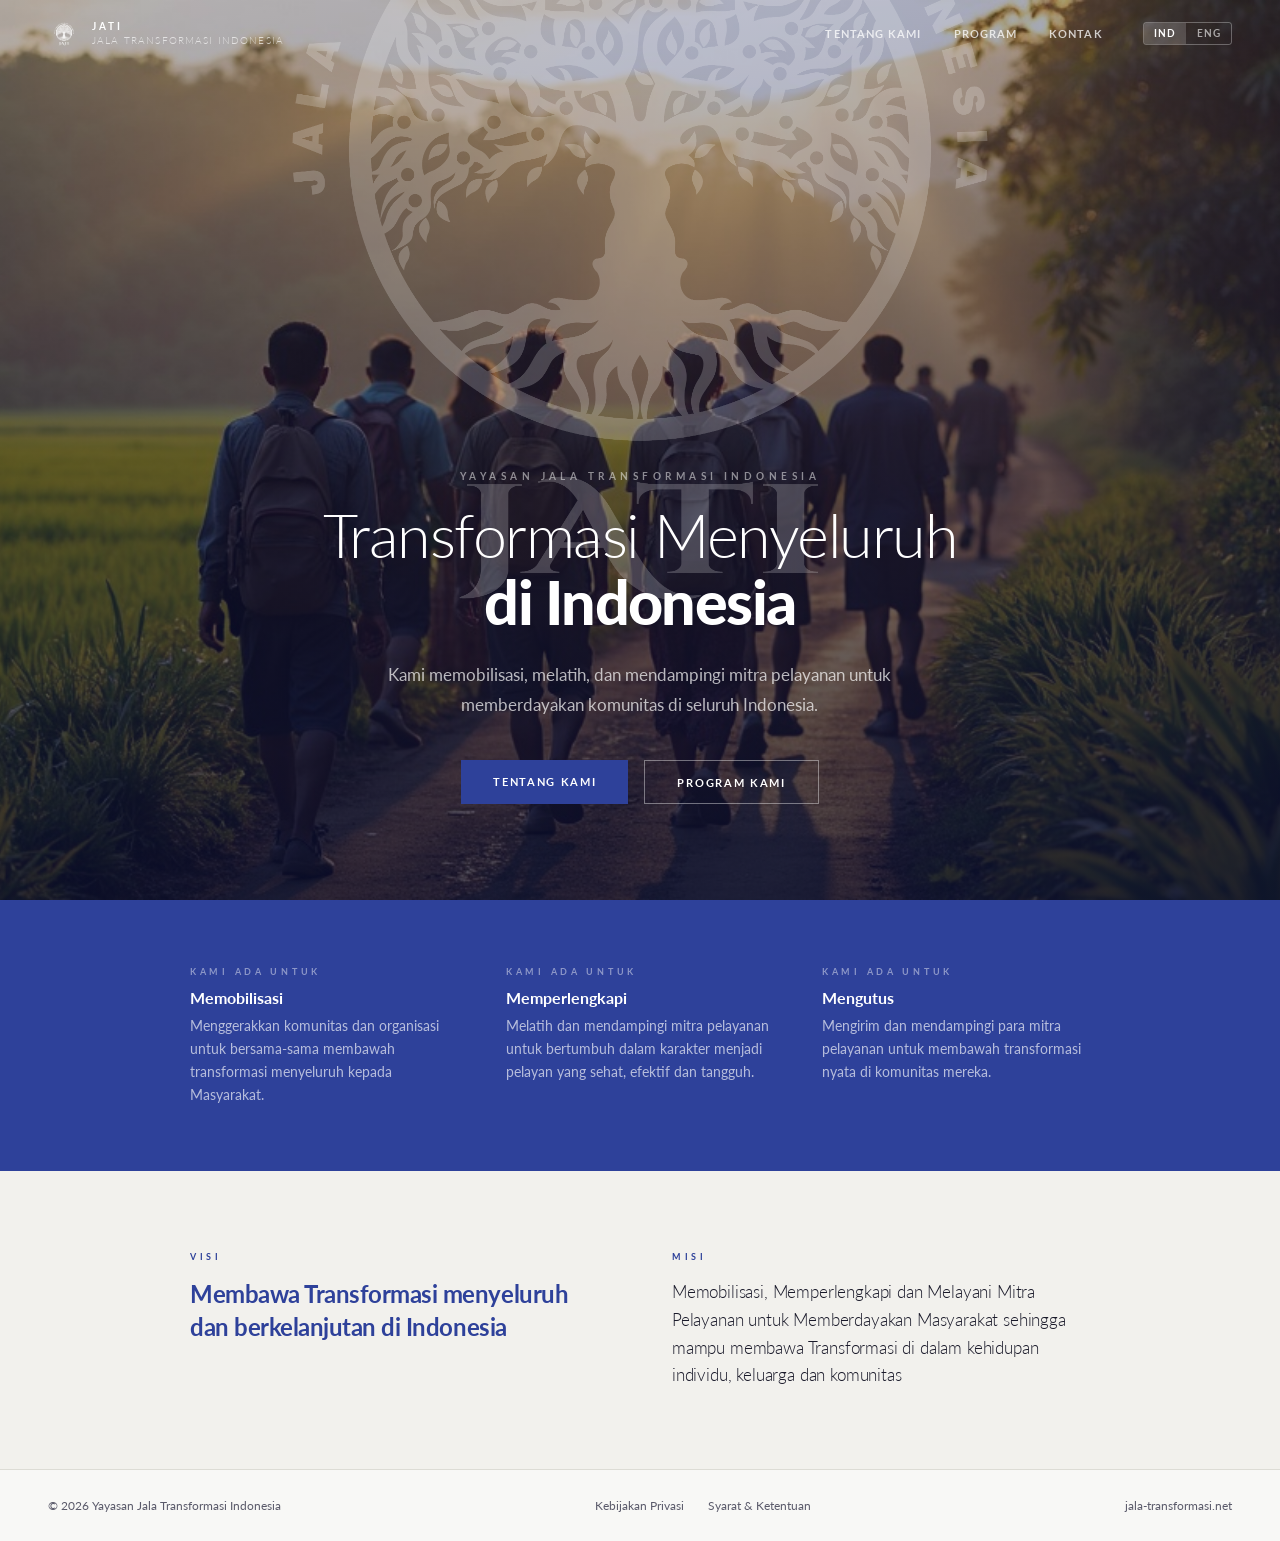
<file: index.html>
<!DOCTYPE html>
<html lang="id">
<head>
  <meta charset="UTF-8">
  <meta name="viewport" content="width=device-width, initial-scale=1.0">
  <title>JATI — Jala Transformasi Indonesia</title>
  <meta name="description" content="Yayasan Jala Transformasi Indonesia (JATI) — holistic transformation across Indonesia through training, mentoring and local capacity building.">
  <link rel="preconnect" href="https://fonts.googleapis.com">
  <link href="https://fonts.googleapis.com/css2?family=Lato:wght@300;400;700;900&display=swap" rel="stylesheet">
  <link rel="stylesheet" href="shared.css">
  <style>
    /* ── HERO ── */
    .hero {
      min-height: 100vh; position: relative;
      display: flex; flex-direction: column;
      align-items: center; justify-content: flex-end;
      text-align: center;
      padding: 3rem 3rem 6rem;
      background: url('assets/hero_community_walk.jpg') center 40% / cover no-repeat;
    }
    .hero-overlay {
      position: absolute; inset: 0;
      background: linear-gradient(
        170deg,
        rgba(14,22,72,0.30) 0%,
        rgba(14,22,72,0.45) 40%,
        rgba(10,16,52,0.80) 100%
      );
    }
    .hero-content { position: relative; z-index: 2; max-width: 720px; }

    .hero-logo {
      position: absolute; top: 22%; left: 50%;
      transform: translate(-50%, -50%);
      width: 90%; height: auto; object-fit: contain;
      filter: brightness(0) invert(1); opacity: 0.20;
      z-index: 1; pointer-events: none;
    }

    .hero-eyebrow {
      font-size: 0.62rem; font-weight: 700; letter-spacing: 0.45em;
      text-transform: uppercase; color: rgba(255,255,255,0.5);
      margin-bottom: 1.25rem;
    }
    .hero h1 {
      font-size: clamp(2.2rem, 5vw, 3.8rem);
      font-weight: 300; line-height: 1.1; letter-spacing: -0.025em;
      color: #fff; margin-bottom: 1.5rem;
    }
    .hero h1 strong { font-weight: 900; display: block; }
    .hero-lead {
      font-size: 1.05rem; line-height: 1.8;
      color: rgba(255,255,255,0.70); max-width: 520px;
      margin: 0 auto 2.5rem;
    }
    .hero-cta { display: flex; gap: 1rem; flex-wrap: wrap; justify-content: center; }

    /* ── INTRO STRIP ── */
    .intro {
      padding: 4rem 3rem;
      background: var(--blue);
    }
    .intro-inner {
      max-width: 900px; margin: 0 auto;
      display: grid; grid-template-columns: 1fr 1fr 1fr;
      gap: 3rem;
    }
    .intro-item {}
    .intro-item .num {
      font-size: 0.58rem; font-weight: 700; letter-spacing: 0.4em;
      text-transform: uppercase; color: rgba(255,255,255,0.45);
      margin-bottom: 0.5rem;
    }
    .intro-item h3 {
      font-size: 1rem; font-weight: 700; color: #fff;
      margin-bottom: 0.5rem;
    }
    .intro-item p {
      font-size: 0.85rem; line-height: 1.7;
      color: rgba(255,255,255,0.65);
    }

    /* ── VISION/MISSION ── */
    .vision-section {
      padding: 5rem 3rem;
      background: var(--off);
    }
    .vision-inner {
      max-width: 900px; margin: 0 auto;
      display: grid; grid-template-columns: 1fr 1fr;
      gap: 4rem;
    }
    .vm-block {}
    .vm-label {
      font-size: 0.58rem; font-weight: 700; letter-spacing: 0.4em;
      text-transform: uppercase; color: var(--blue);
      margin-bottom: 1rem;
    }
    .vm-block blockquote {
      font-size: 1.05rem; font-weight: 300; line-height: 1.65;
      color: var(--text); letter-spacing: -0.01em;
    }
    .vm-block:first-child blockquote {
      font-size: 1.5rem; font-weight: 700; line-height: 1.35;
      color: var(--blue); letter-spacing: -0.02em;
    }

    /* ── CTA SECTION ── */
    .cta-section {
      padding: 5rem 3rem; text-align: center;
    }
    .cta-inner { max-width: 560px; margin: 0 auto; }
    .cta-section h2 { max-width: none; margin: 0 auto 1rem; }
    .cta-section p { font-size: 0.95rem; line-height: 1.75; color: var(--gray); margin-bottom: 2rem; }
    .cta-btns { display: flex; gap: 1rem; justify-content: center; flex-wrap: wrap; }

    @media (max-width: 768px) {
      .hero { padding: 2rem 1.5rem 4rem; }
      .hero-logo { width: 90%; }
      .intro { padding: 3rem 1.5rem; }
      .intro-inner { grid-template-columns: 1fr; gap: 2rem; }
      .vision-section { padding: 3.5rem 1.5rem; }
      .vision-inner { grid-template-columns: 1fr; gap: 2.5rem; }
      .cta-section { padding: 3.5rem 1.5rem; }
    }
  </style>
</head>
<body class="lang-id">

<!-- NAV -->
<nav id="nav">
  <a href="index.html" class="nav-logo">
    <img src="assets/logo_biru.png" alt="JATI">
    <div class="nav-logo-text">JATI <span>Jala Transformasi Indonesia</span></div>
  </a>
  <div class="nav-right">
    <ul class="nav-links">
      <li><a href="about.html"           data-lang="id">Tentang Kami</a><a href="about.html"           data-lang="en">About</a></li>
      <li><a href="programs-fields.html" data-lang="id">Program</a>     <a href="programs-fields.html" data-lang="en">Programmes</a></li>
      <li><a href="contact.html"         data-lang="id">Kontak</a>      <a href="contact.html"         data-lang="en">Contact</a></li>
    </ul>
    <div class="lang-toggle">
      <button id="btn-id" class="active" onclick="setLang('id')">IND</button>
      <button id="btn-en"               onclick="setLang('en')">ENG</button>
    </div>
    <button class="hamburger" onclick="openMenu()" aria-label="Menu">
      <span></span><span></span><span></span>
    </button>
  </div>
</nav>
<div class="mobile-menu" id="mobile-menu">
  <button class="mobile-menu-close" onclick="closeMenu()">&#x2715;</button>
  <a href="about.html"           data-lang="id">Tentang Kami</a><a href="about.html"           data-lang="en">About</a>
  <a href="programs-fields.html" data-lang="id">Program</a>     <a href="programs-fields.html" data-lang="en">Programmes</a>
  <a href="contact.html"         data-lang="id">Kontak</a>      <a href="contact.html"         data-lang="en">Contact</a>
  <div class="mobile-lang">
    <button id="mbtn-id" class="active" onclick="setLang('id')">IND</button>
    <button id="mbtn-en"               onclick="setLang('en')">ENG</button>
  </div>
</div>

<!-- HERO -->
<section class="hero">
  <div class="hero-overlay"></div>
  <img src="assets/logo_biru.png" alt="" class="hero-logo">
  <div class="hero-content">
    <p class="hero-eyebrow">Yayasan Jala Transformasi Indonesia</p>
    <h1 data-lang="id">Transformasi Menyeluruh<strong>di Indonesia</strong></h1>
    <h1 data-lang="en">Holistic Transformation<strong>across Indonesia</strong></h1>
    <p class="hero-lead" data-lang="id">Kami memobilisasi, melatih, dan mendampingi mitra pelayanan untuk memberdayakan komunitas di seluruh Indonesia.</p>
    <p class="hero-lead" data-lang="en">We mobilise, train, and support service partners to empower communities across Indonesia.</p>
    <div class="hero-cta">
      <a href="about.html"    class="btn btn-primary" data-lang="id">Tentang Kami</a>
      <a href="about.html"    class="btn btn-primary" data-lang="en">About Us</a>
      <a href="programs-fields.html" class="btn btn-outline"  data-lang="id">Program Kami</a>
      <a href="programs-fields.html" class="btn btn-outline"  data-lang="en">Our Programmes</a>
    </div>
  </div>
</section>

<!-- INTRO STRIP -->
<div class="intro">
  <div class="intro-inner">
    <div class="intro-item">
      <p class="num" data-lang="id">Kami Ada Untuk</p>
      <p class="num" data-lang="en">We Exist To</p>
      <h3 data-lang="id">Memobilisasi</h3>
      <h3 data-lang="en">Mobilise</h3>
      <p data-lang="id">Menggerakkan komunitas dan organisasi untuk bersama-sama membawah transformasi menyeluruh kepada Masyarakat.</p>
      <p data-lang="en">Moving communities and organisations together to bring holistic transformation to society.</p>
    </div>
    <div class="intro-item">
      <p class="num" data-lang="id">Kami Ada Untuk</p>
      <p class="num" data-lang="en">We Exist To</p>
      <h3 data-lang="id">Memperlengkapi</h3>
      <h3 data-lang="en">Equip</h3>
      <p data-lang="id">Melatih dan mendampingi mitra pelayanan untuk bertumbuh dalam karakter menjadi pelayan yang sehat, efektif dan tangguh.</p>
      <p data-lang="en">Training and mentoring ministry partners to grow in character and become healthy, effective and resilient servants.</p>
    </div>
    <div class="intro-item">
      <p class="num" data-lang="id">Kami Ada Untuk</p>
      <p class="num" data-lang="en">We Exist To</p>
      <h3 data-lang="id">Mengutus</h3>
      <h3 data-lang="en">Send</h3>
      <p data-lang="id">Mengirim dan mendampingi para mitra pelayanan untuk membawah transformasi nyata di komunitas mereka.</p>
      <p data-lang="en">Sending and accompanying ministry partners to bring real transformation in their communities.</p>
    </div>
  </div>
</div>

<!-- VISION / MISSION -->
<section class="vision-section">
  <div class="vision-inner">
    <div class="vm-block">
      <p class="vm-label" data-lang="id">Visi</p>
      <p class="vm-label" data-lang="en">Vision</p>
      <blockquote data-lang="id">Membawa Transformasi menyeluruh dan berkelanjutan di Indonesia</blockquote>
      <blockquote data-lang="en">To bring holistic and sustainable Transformation in Indonesia</blockquote>
    </div>
    <div class="vm-block">
      <p class="vm-label" data-lang="id">Misi</p>
      <p class="vm-label" data-lang="en">Mission</p>
      <blockquote data-lang="id">Memobilisasi, Memperlengkapi dan Melayani Mitra Pelayanan untuk Memberdayakan Masyarakat sehingga mampu membawa Transformasi di dalam kehidupan individu, keluarga dan komunitas</blockquote>
      <blockquote data-lang="en">To mobilize, equip and serve Ministry Partners to empower Communities, enabling them to bring Transformation in the lives of individuals, families and communities</blockquote>
    </div>
  </div>
</section>

<!-- FOOTER -->
<footer>
  <span>&copy; 2026 Yayasan Jala Transformasi Indonesia</span>
  <div class="footer-links">
    <a href="privacy.html" data-lang="id">Kebijakan Privasi</a>
    <a href="privacy.html" data-lang="en">Privacy Policy</a>
    <a href="terms.html"   data-lang="id">Syarat &amp; Ketentuan</a>
    <a href="terms.html"   data-lang="en">Terms of Service</a>
  </div>
  <span>jala-transformasi.net</span>
</footer>

<script>
  function setLang(lang) {
    document.body.className = 'lang-' + lang;
    document.getElementById('btn-id').classList.toggle('active', lang === 'id');
    document.getElementById('btn-en').classList.toggle('active', lang === 'en');
    const mb_id = document.getElementById('mbtn-id');
    const mb_en = document.getElementById('mbtn-en');
    if (mb_id) mb_id.classList.toggle('active', lang === 'id');
    if (mb_en) mb_en.classList.toggle('active', lang === 'en');
    document.documentElement.lang = lang;
    localStorage.setItem("jati-lang", lang);
    closeMenu();
  }
  function openMenu()  { document.getElementById('mobile-menu').classList.add('open'); }
  function closeMenu() { document.getElementById('mobile-menu').classList.remove('open'); }
  const nav = document.getElementById('nav');
  window.addEventListener('scroll', () => nav.classList.toggle('scrolled', window.scrollY > 60));
  (function(){ const l = localStorage.getItem('jati-lang'); if (l && l !== 'id') setLang(l); })();
</script>
</body>
</html>
</file>
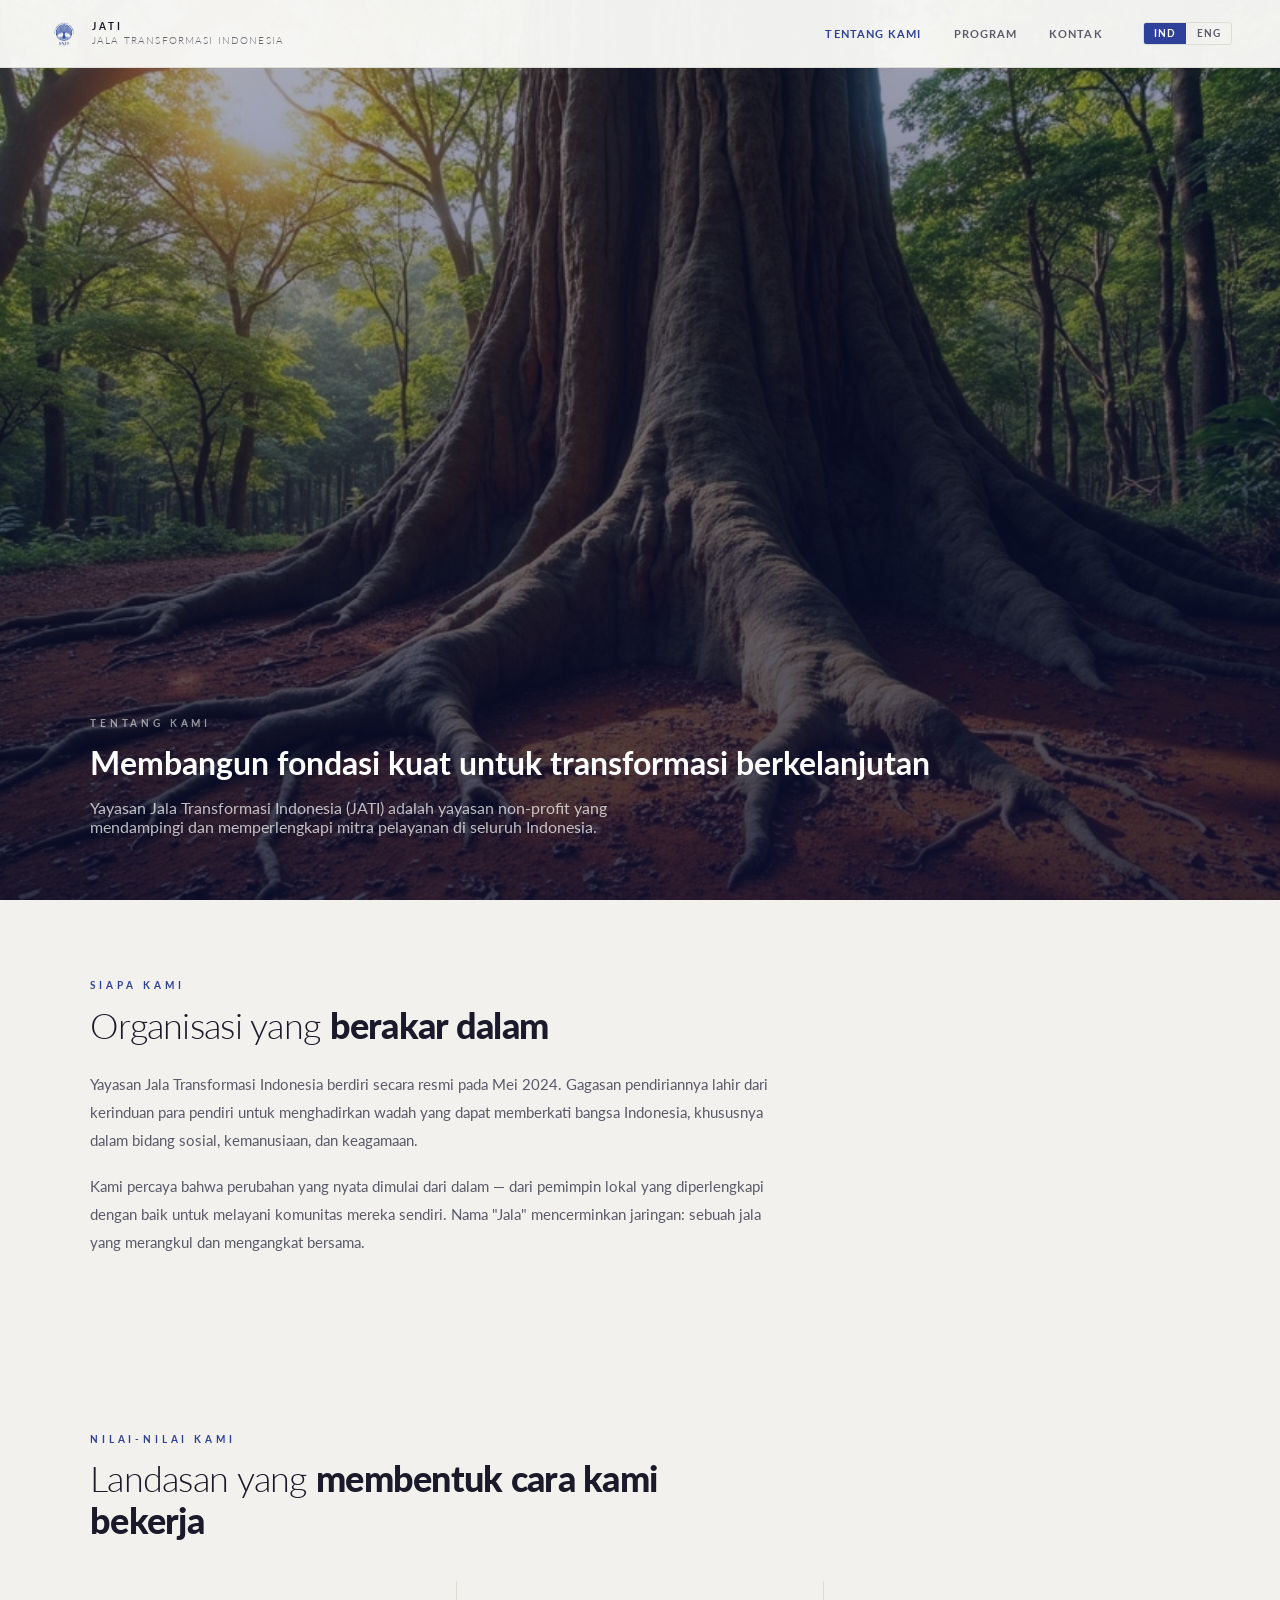
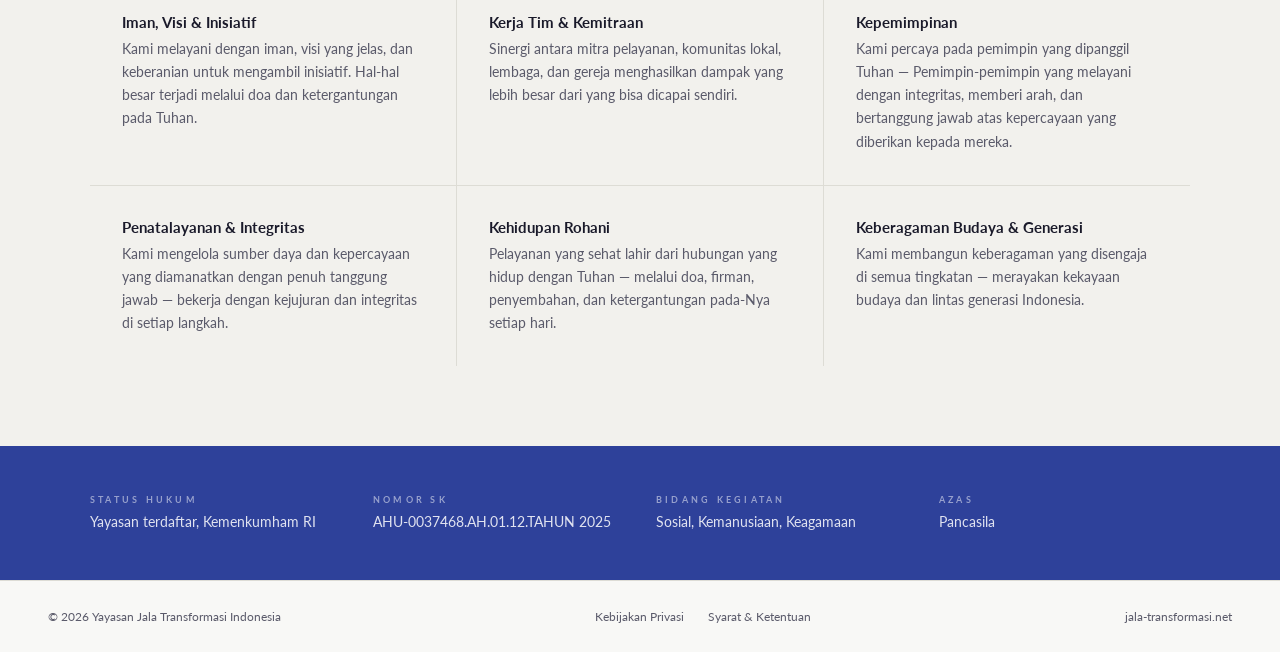
<file: about.html>
<!DOCTYPE html>
<html lang="id">
<head>
  <meta charset="UTF-8">
  <meta name="viewport" content="width=device-width, initial-scale=1.0">
  <title>Tentang Kami — JATI</title>
  <link rel="preconnect" href="https://fonts.googleapis.com">
  <link href="https://fonts.googleapis.com/css2?family=Lato:wght@300;400;700;900&display=swap" rel="stylesheet">
  <link rel="stylesheet" href="shared.css">
  <style>
    /* ── ABOUT-SPECIFIC ── */
    .vm-grid {
      display: grid; grid-template-columns: 1fr 1fr;
      gap: 1px; background: var(--light); margin-top: 3rem;
    }
    .vm-block {
      background: var(--white); padding: 3rem 2.5rem;
    }
    .vm-label {
      font-size: 0.58rem; font-weight: 700; letter-spacing: 0.45em;
      text-transform: uppercase; color: var(--blue); margin-bottom: 1.25rem;
    }
    .vm-block blockquote {
      font-size: 1.15rem; font-weight: 300; line-height: 1.65;
      color: var(--text); letter-spacing: -0.01em;
    }

    /* ── WHO WE ARE TEXT ── */
    .about-text { max-width: 700px; margin-top: 1.5rem; }
    .about-text p {
      font-size: 0.95rem; line-height: 1.85; color: var(--gray); margin-bottom: 1.1rem;
    }

    /* ── VALUES ── */
    .values-bg { background: var(--off); }
    .values-grid {
      display: grid; grid-template-columns: repeat(auto-fill, minmax(280px, 1fr));
      gap: 1px; background: var(--light); margin-top: 2.5rem;
    }
    .value-card { background: var(--off); padding: 2rem; }
    .value-card h3 { font-size: 0.95rem; font-weight: 700; color: var(--text); margin-bottom: 0.4rem; }
    .value-card p { font-size: 0.875rem; line-height: 1.65; color: var(--gray); }

    /* ── LEGAL ── */
    .legal-strip {
      padding: 3rem; background: var(--blue);
    }
    .legal-inner {
      max-width: 1100px; margin: 0 auto;
      display: grid; grid-template-columns: repeat(auto-fill, minmax(220px, 1fr));
      gap: 2rem;
    }
    .legal-item dt {
      font-size: 0.58rem; font-weight: 700; letter-spacing: 0.35em;
      text-transform: uppercase; color: rgba(255,255,255,0.5); margin-bottom: 0.4rem;
    }
    .legal-item dd { font-size: 0.85rem; color: rgba(255,255,255,0.85); line-height: 1.5; }

    @media (max-width: 768px) {
      .vm-grid { grid-template-columns: 1fr; }
      .split { grid-template-columns: 1fr; gap: 2rem; }
      .legal-strip { padding: 2.5rem 1.5rem; }
    }
  </style>
</head>
<body class="lang-id">

<!-- NAV -->
<nav class="solid" id="nav">
  <a href="index.html" class="nav-logo">
    <img src="assets/logo_biru.png" alt="JATI">
    <div class="nav-logo-text">JATI <span>Jala Transformasi Indonesia</span></div>
  </a>
  <div class="nav-right">
    <ul class="nav-links">
      <li><a href="about.html"           class="active" data-lang="id">Tentang Kami</a><a href="about.html"           class="active" data-lang="en">About</a></li>
      <li><a href="programs-fields.html"                data-lang="id">Program</a>     <a href="programs-fields.html"                data-lang="en">Programmes</a></li>
      <li><a href="contact.html"                        data-lang="id">Kontak</a>      <a href="contact.html"                        data-lang="en">Contact</a></li>
    </ul>
    <div class="lang-toggle">
      <button id="btn-id" class="active" onclick="setLang('id')">IND</button>
      <button id="btn-en"               onclick="setLang('en')">ENG</button>
    </div>
    <button class="hamburger" onclick="openMenu()" aria-label="Menu">
      <span></span><span></span><span></span>
    </button>
  </div>
</nav>
<div class="mobile-menu" id="mobile-menu">
  <button class="mobile-menu-close" onclick="closeMenu()">&#x2715;</button>
  <a href="about.html"           class="active" data-lang="id">Tentang Kami</a><a href="about.html"           class="active" data-lang="en">About</a>
  <a href="programs-fields.html"                data-lang="id">Program</a>     <a href="programs-fields.html"                data-lang="en">Programmes</a>
  <a href="contact.html"                        data-lang="id">Kontak</a>      <a href="contact.html"                        data-lang="en">Contact</a>
  <div class="mobile-lang">
    <button id="mbtn-id" class="active" onclick="setLang('id')">IND</button>
    <button id="mbtn-en"               onclick="setLang('en')">ENG</button>
  </div>
</div>

<!-- PAGE HERO -->
<div class="page-hero-img" style="background-image: url('assets/about_jati_tree.jpg')">
  <div class="page-hero-overlay"></div>
  <div class="page-hero-inner">
    <p class="eyebrow" data-lang="id">Tentang Kami</p>
    <p class="eyebrow" data-lang="en">About Us</p>
    <h1 data-lang="id">Membangun fondasi kuat untuk <strong>transformasi berkelanjutan</strong></h1>
    <h1 data-lang="en">Building strong foundations for <strong>lasting transformation</strong></h1>
    <p data-lang="id">Yayasan Jala Transformasi Indonesia (JATI) adalah yayasan non-profit yang mendampingi dan memperlengkapi mitra pelayanan di seluruh Indonesia.</p>
    <p data-lang="en">Yayasan Jala Transformasi Indonesia (JATI) is a non-profit foundation that mentors and equips service partners across Indonesia.</p>
  </div>
</div>

<!-- WHO WE ARE -->
<section class="section" style="background:var(--off)">
  <div class="section-inner">
    <p class="eyebrow" data-lang="id">Siapa Kami</p>
    <p class="eyebrow" data-lang="en">Who We Are</p>
    <h2 data-lang="id" style="margin-bottom:1.25rem">Organisasi yang <strong>berakar dalam</strong></h2>
    <h2 data-lang="en" style="margin-bottom:1.25rem">An organisation with <strong>deep roots</strong></h2>
    <div class="about-text">
      <p data-lang="id">Yayasan Jala Transformasi Indonesia berdiri secara resmi pada Mei 2024. Gagasan pendiriannya lahir dari kerinduan para pendiri untuk menghadirkan wadah yang dapat memberkati bangsa Indonesia, khususnya dalam bidang sosial, kemanusiaan, dan keagamaan.</p>
      <p data-lang="en">Yayasan Jala Transformasi Indonesia was officially established in May 2024. The foundation grew from a shared desire among its founders to create an organisation that truly benefits the Indonesian people — especially in the social, humanitarian, and community development areas.</p>
      <p data-lang="id">Kami percaya bahwa perubahan yang nyata dimulai dari dalam — dari pemimpin lokal yang diperlengkapi dengan baik untuk melayani komunitas mereka sendiri. Nama "Jala" mencerminkan jaringan: sebuah jala yang merangkul dan mengangkat bersama.</p>
      <p data-lang="en">We believe real change starts from within — from local leaders well-equipped to serve their own communities. The name "Jala" means "net" — a network that embraces and lifts together.</p>
    </div>
  </div>
</section>

<!-- VALUES -->
<section class="section values-bg">
  <div class="section-inner">
    <p class="eyebrow" data-lang="id">Nilai-Nilai Kami</p>
    <p class="eyebrow" data-lang="en">Our Values</p>
    <h2 data-lang="id">Landasan yang <strong>membentuk cara kami bekerja</strong></h2>
    <h2 data-lang="en">The foundations that <strong>shape how we work</strong></h2>
    <div class="values-grid">
      <div class="value-card">
        <h3 data-lang="id">Iman, Visi &amp; Inisiatif</h3>
        <h3 data-lang="en">Faith, Vision &amp; Initiative</h3>
        <p data-lang="id">Kami melayani dengan iman, visi yang jelas, dan keberanian untuk mengambil inisiatif. Hal-hal besar terjadi melalui doa dan ketergantungan pada Tuhan.</p>
        <p data-lang="en">We serve with faith, clear vision, and the courage to take initiative. Great things happen through prayer and dependence on God.</p>
      </div>
      <div class="value-card">
        <h3 data-lang="id">Kerja Tim &amp; Kemitraan</h3>
        <h3 data-lang="en">Teamwork &amp; Partnerships</h3>
        <p data-lang="id">Sinergi antara mitra pelayanan, komunitas lokal, lembaga, dan gereja menghasilkan dampak yang lebih besar dari yang bisa dicapai sendiri.</p>
        <p data-lang="en">Synergy between ministry partners, local communities, organisations, and churches produces greater impact than any one can achieve alone.</p>
      </div>
      <div class="value-card">
        <h3 data-lang="id">Kepemimpinan</h3>
        <h3 data-lang="en">Leadership</h3>
        <p data-lang="id">Kami percaya pada pemimpin yang dipanggil Tuhan — Pemimpin-pemimpin yang melayani dengan integritas, memberi arah, dan bertanggung jawab atas kepercayaan yang diberikan kepada mereka.</p>
        <p data-lang="en">We believe in leaders called by God — Leaders who serve with integrity, give direction, and are accountable for the trust placed in them.</p>
      </div>
      <div class="value-card">
        <h3 data-lang="id">Penatalayanan &amp; Integritas</h3>
        <h3 data-lang="en">Stewardship &amp; Integrity</h3>
        <p data-lang="id">Kami mengelola sumber daya dan kepercayaan yang diamanatkan dengan penuh tanggung jawab — bekerja dengan kejujuran dan integritas di setiap langkah.</p>
        <p data-lang="en">We steward the resources and trust entrusted to us responsibly — working with honesty and integrity in every step.</p>
      </div>
      <div class="value-card">
        <h3 data-lang="id">Kehidupan Rohani</h3>
        <h3 data-lang="en">Spiritual Life</h3>
        <p data-lang="id">Pelayanan yang sehat lahir dari hubungan yang hidup dengan Tuhan — melalui doa, firman, penyembahan, dan ketergantungan pada-Nya setiap hari.</p>
        <p data-lang="en">Healthy ministry flows from a living relationship with God — through daily prayer, Scripture, worship, and daily dependence on Him.</p>
      </div>
      <div class="value-card">
        <h3 data-lang="id">Keberagaman Budaya &amp; Generasi</h3>
        <h3 data-lang="en">Cultural &amp; Generational Diversity</h3>
        <p data-lang="id">Kami membangun keberagaman yang disengaja di semua tingkatan — merayakan kekayaan budaya dan lintas generasi Indonesia.</p>
        <p data-lang="en">We intentionally build diversity at every level — celebrating Indonesia's rich cultural and generational breadth.</p>
      </div>
    </div>
  </div>
</section>

<!-- LEGAL STRIP -->
<div class="legal-strip">
  <div class="legal-inner">
    <div class="legal-item">
      <dt data-lang="id">Status Hukum</dt>
      <dt data-lang="en">Legal Status</dt>
      <dd data-lang="id">Yayasan terdaftar, Kemenkumham RI</dd>
      <dd data-lang="en">Registered foundation, Ministry of Law and Human Rights</dd>
    </div>
    <div class="legal-item">
      <dt data-lang="id">Nomor SK</dt>
      <dt data-lang="en">Registration No.</dt>
      <dd>AHU-0037468.AH.01.12.TAHUN 2025</dd>
    </div>
<div class="legal-item">
      <dt data-lang="id">Bidang Kegiatan</dt>
      <dt data-lang="en">Field of Activity</dt>
      <dd data-lang="id">Sosial, Kemanusiaan, Keagamaan</dd>
      <dd data-lang="en">Social, Humanitarian, Religious</dd>
    </div>
    <div class="legal-item">
      <dt data-lang="id">Azas</dt>
      <dt data-lang="en">Basis</dt>
      <dd>Pancasila</dd>
    </div>
  </div>
</div>

<!-- FOOTER -->
<footer>
  <span>&copy; 2026 Yayasan Jala Transformasi Indonesia</span>
  <div class="footer-links">
    <a href="privacy.html" data-lang="id">Kebijakan Privasi</a>
    <a href="privacy.html" data-lang="en">Privacy Policy</a>
    <a href="terms.html"   data-lang="id">Syarat &amp; Ketentuan</a>
    <a href="terms.html"   data-lang="en">Terms of Service</a>
  </div>
  <span>jala-transformasi.net</span>
</footer>

<script>
  function setLang(lang) {
    document.body.className = 'lang-' + lang;
    document.getElementById('btn-id').classList.toggle('active', lang === 'id');
    document.getElementById('btn-en').classList.toggle('active', lang === 'en');
    const mb_id = document.getElementById('mbtn-id');
    const mb_en = document.getElementById('mbtn-en');
    if (mb_id) mb_id.classList.toggle('active', lang === 'id');
    if (mb_en) mb_en.classList.toggle('active', lang === 'en');
    document.documentElement.lang = lang;
    localStorage.setItem("jati-lang", lang);
    closeMenu();
  }
  function openMenu()  { document.getElementById('mobile-menu').classList.add('open'); }
  function closeMenu() { document.getElementById('mobile-menu').classList.remove('open'); }
  (function(){ const l = localStorage.getItem('jati-lang'); if (l && l !== 'id') setLang(l); })();
</script>
</body>
</html>
</file>
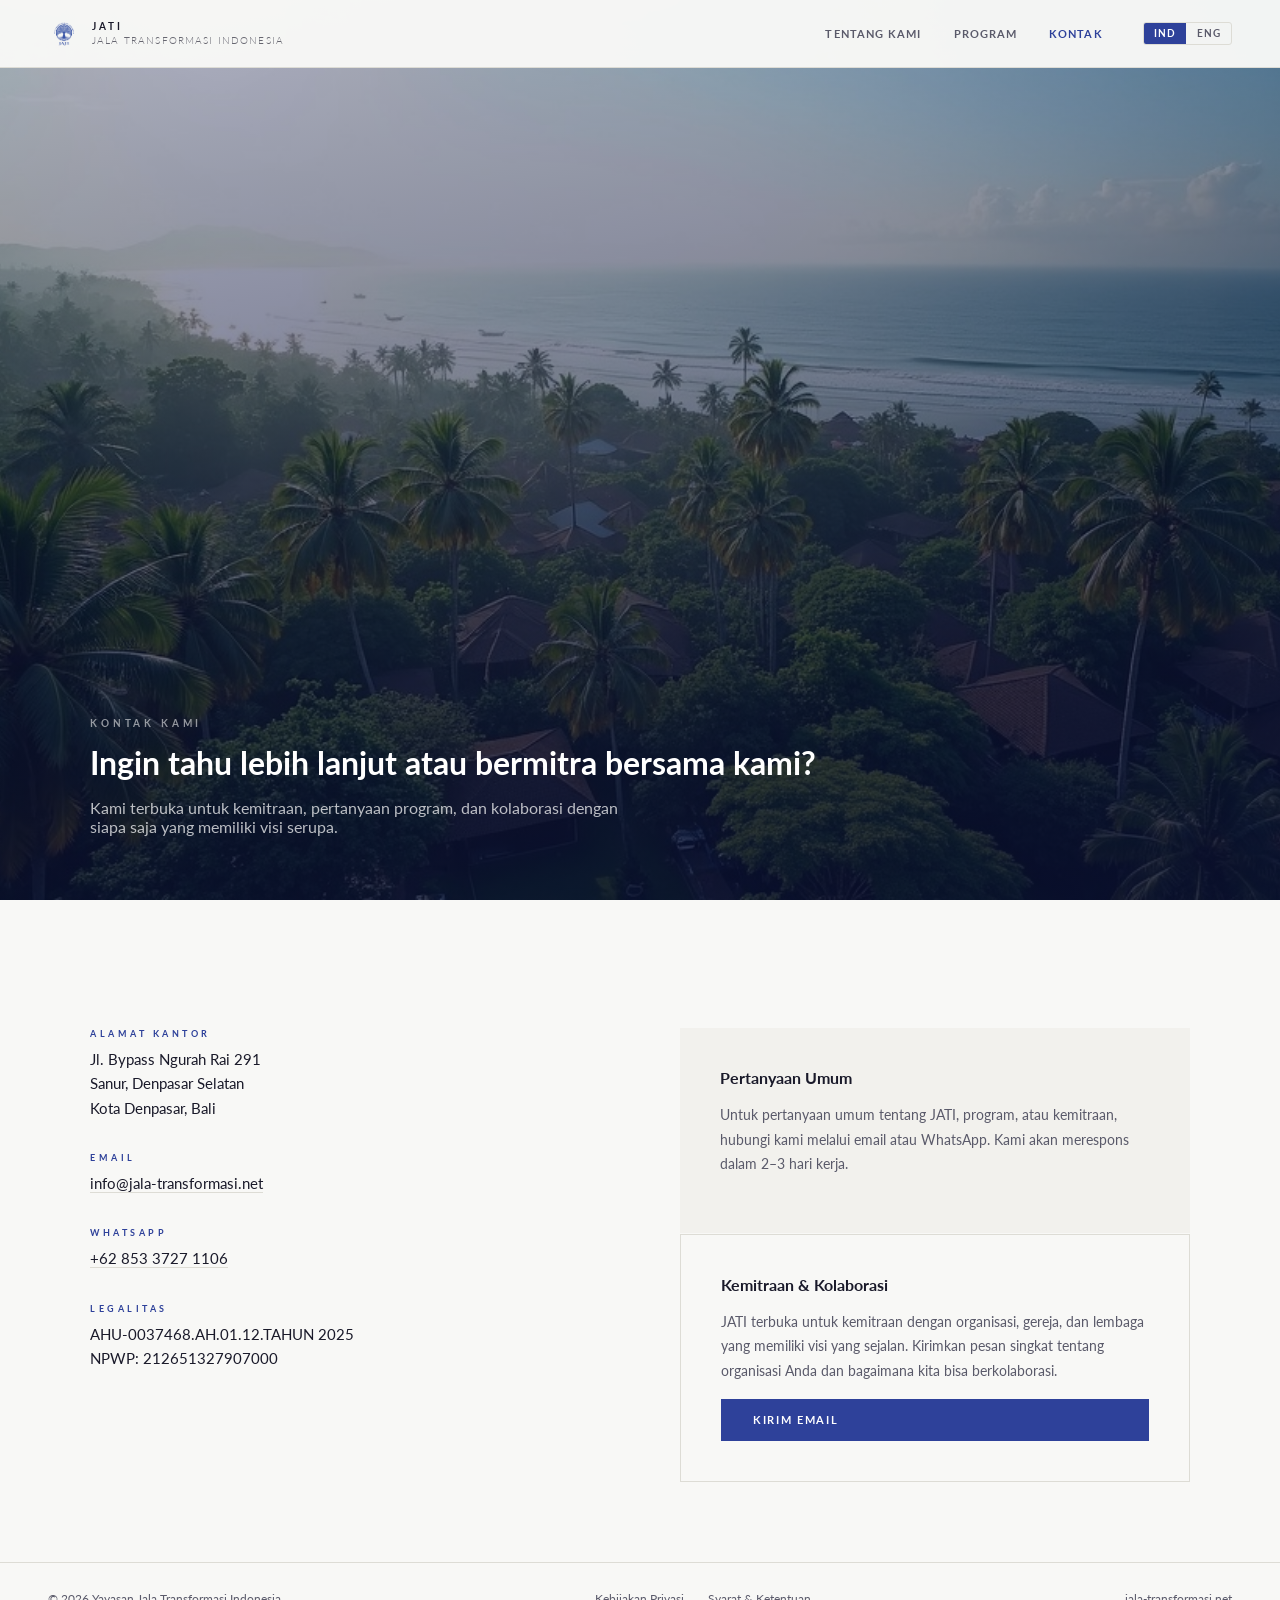
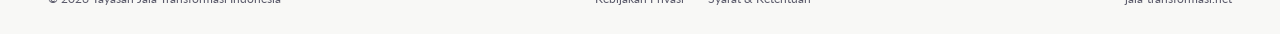
<file: contact.html>
<!DOCTYPE html>
<html lang="id">
<head>
  <meta charset="UTF-8">
  <meta name="viewport" content="width=device-width, initial-scale=1.0">
  <title>Kontak — JATI</title>
  <link rel="preconnect" href="https://fonts.googleapis.com">
  <link href="https://fonts.googleapis.com/css2?family=Lato:wght@300;400;700;900&display=swap" rel="stylesheet">
  <link rel="stylesheet" href="shared.css">
  <style>
    .contact-layout {
      display: grid; grid-template-columns: 1fr 1fr;
      gap: 5rem; margin-top: 3rem; align-items: start;
    }
    .contact-details dt {
      font-size: 0.58rem; font-weight: 700; letter-spacing: 0.38em;
      text-transform: uppercase; color: var(--blue); margin-bottom: 0.5rem; margin-top: 2rem;
    }
    .contact-details dt:first-child { margin-top: 0; }
    .contact-details dd { font-size: 0.95rem; color: var(--text); line-height: 1.6; }
    .contact-details dd a {
      color: var(--text); text-decoration: none;
      border-bottom: 1px solid var(--light); transition: border-color 0.15s, color 0.15s;
    }
    .contact-details dd a:hover { color: var(--blue); border-color: var(--blue); }

    .contact-aside {
      background: var(--off); padding: 2.5rem;
    }
    .contact-aside h3 {
      font-size: 1rem; font-weight: 700; color: var(--text); margin-bottom: 1rem;
    }
    .contact-aside p { font-size: 0.875rem; line-height: 1.75; color: var(--gray); margin-bottom: 1rem; }
    .contact-aside p:last-child { margin-bottom: 0; }

    .map-placeholder {
      margin-top: 3rem; height: 320px;
      background: url('assets/contact_hero.jpg') center / cover no-repeat;
      position: relative;
    }
    .map-placeholder-overlay {
      position: absolute; inset: 0; background: rgba(14,22,64,0.5);
      display: flex; align-items: center; justify-content: center;
    }
    .map-placeholder-overlay p {
      color: #fff; font-size: 0.85rem; font-weight: 700;
      letter-spacing: 0.15em; text-transform: uppercase;
    }

    @media (max-width: 768px) {
      .contact-layout { grid-template-columns: 1fr; gap: 2.5rem; }
    }
  </style>
</head>
<body class="lang-id">

<!-- NAV -->
<nav class="solid" id="nav">
  <a href="index.html" class="nav-logo">
    <img src="assets/logo_biru.png" alt="JATI">
    <div class="nav-logo-text">JATI <span>Jala Transformasi Indonesia</span></div>
  </a>
  <div class="nav-right">
    <ul class="nav-links">
      <li><a href="about.html"                        data-lang="id">Tentang Kami</a><a href="about.html"                        data-lang="en">About</a></li>
      <li><a href="programs-fields.html"              data-lang="id">Program</a>     <a href="programs-fields.html"              data-lang="en">Programmes</a></li>
      <li><a href="contact.html"         class="active" data-lang="id">Kontak</a>      <a href="contact.html"         class="active" data-lang="en">Contact</a></li>
    </ul>
    <div class="lang-toggle">
      <button id="btn-id" class="active" onclick="setLang('id')">IND</button>
      <button id="btn-en"               onclick="setLang('en')">ENG</button>
    </div>
    <button class="hamburger" onclick="openMenu()" aria-label="Menu">
      <span></span><span></span><span></span>
    </button>
  </div>
</nav>
<div class="mobile-menu" id="mobile-menu">
  <button class="mobile-menu-close" onclick="closeMenu()">&#x2715;</button>
  <a href="about.html"                        data-lang="id">Tentang Kami</a><a href="about.html"                        data-lang="en">About</a>
  <a href="programs-fields.html"              data-lang="id">Program</a>     <a href="programs-fields.html"              data-lang="en">Programmes</a>
  <a href="contact.html"         class="active" data-lang="id">Kontak</a>      <a href="contact.html"         class="active" data-lang="en">Contact</a>
  <div class="mobile-lang">
    <button id="mbtn-id" class="active" onclick="setLang('id')">IND</button>
    <button id="mbtn-en"               onclick="setLang('en')">ENG</button>
  </div>
</div>

<!-- PAGE HERO -->
<div class="page-hero-img" style="background-image: url('assets/contact_hero.jpg')">
  <div class="page-hero-overlay"></div>
  <div class="page-hero-inner">
    <p class="eyebrow" data-lang="id">Kontak Kami</p>
    <p class="eyebrow" data-lang="en">Contact Us</p>
    <h1 data-lang="id">Ingin tahu lebih lanjut atau <strong>bermitra bersama kami?</strong></h1>
    <h1 data-lang="en">Want to learn more or <strong>partner with us?</strong></h1>
    <p data-lang="id">Kami terbuka untuk kemitraan, pertanyaan program, dan kolaborasi dengan siapa saja yang memiliki visi serupa.</p>
    <p data-lang="en">We are open to partnerships, programme enquiries, and collaboration with anyone who shares a similar vision.</p>
  </div>
</div>

<!-- CONTACT CONTENT -->
<section class="section">
  <div class="section-inner">
    <div class="contact-layout">
      <dl class="contact-details">
        <dt data-lang="id">Alamat Kantor</dt>
        <dt data-lang="en">Office Address</dt>
        <dd>Jl. Bypass Ngurah Rai 291<br>Sanur, Denpasar Selatan<br>Kota Denpasar, Bali</dd>

        <dt>Email</dt>
        <dd><a href="mailto:info@jala-transformasi.net">info@jala-transformasi.net</a></dd>

        <dt>WhatsApp</dt>
        <dd><a href="https://wa.me/6285337271106">+62 853 3727 1106</a></dd>

        <dt data-lang="id">Legalitas</dt>
        <dt data-lang="en">Legal Registration</dt>
        <dd>AHU-0037468.AH.01.12.TAHUN 2025<br>NPWP: 212651327907000</dd>
      </dl>

      <div>
        <div class="contact-aside">
          <h3 data-lang="id">Pertanyaan Umum</h3>
          <h3 data-lang="en">General Enquiries</h3>
          <p data-lang="id">Untuk pertanyaan umum tentang JATI, program, atau kemitraan, hubungi kami melalui email atau WhatsApp. Kami akan merespons dalam 2–3 hari kerja.</p>
          <p data-lang="en">For general questions about JATI, our programmes, or partnership, contact us via email or WhatsApp. We respond within 2–3 working days.</p>
        </div>
        <div class="contact-aside" style="margin-top:1px; background:var(--white); border:1px solid var(--light)">
          <h3 data-lang="id">Kemitraan &amp; Kolaborasi</h3>
          <h3 data-lang="en">Partnerships &amp; Collaboration</h3>
          <p data-lang="id">JATI terbuka untuk kemitraan dengan organisasi, gereja, dan lembaga yang memiliki visi yang sejalan. Kirimkan pesan singkat tentang organisasi Anda dan bagaimana kita bisa berkolaborasi.</p>
          <p data-lang="en">JATI is open to partnerships with organisations, churches, and institutions that share an aligned vision. Send us a brief message about your organisation and how we might collaborate.</p>
          <a href="mailto:info@jala-transformasi.net" class="btn btn-primary" style="margin-top:1rem" data-lang="id">Kirim Email</a>
          <a href="mailto:info@jala-transformasi.net" class="btn btn-primary" style="margin-top:1rem" data-lang="en">Send Email</a>
        </div>
      </div>
    </div>
  </div>
</section>

<!-- FOOTER -->
<footer>
  <span>&copy; 2026 Yayasan Jala Transformasi Indonesia</span>
  <div class="footer-links">
    <a href="privacy.html" data-lang="id">Kebijakan Privasi</a>
    <a href="privacy.html" data-lang="en">Privacy Policy</a>
    <a href="terms.html"   data-lang="id">Syarat &amp; Ketentuan</a>
    <a href="terms.html"   data-lang="en">Terms of Service</a>
  </div>
  <span>jala-transformasi.net</span>
</footer>

<script>
  function setLang(lang) {
    document.body.className = 'lang-' + lang;
    document.getElementById('btn-id').classList.toggle('active', lang === 'id');
    document.getElementById('btn-en').classList.toggle('active', lang === 'en');
    const mb_id = document.getElementById('mbtn-id');
    const mb_en = document.getElementById('mbtn-en');
    if (mb_id) mb_id.classList.toggle('active', lang === 'id');
    if (mb_en) mb_en.classList.toggle('active', lang === 'en');
    document.documentElement.lang = lang;
    localStorage.setItem("jati-lang", lang);
    closeMenu();
  }
  function openMenu()  { document.getElementById('mobile-menu').classList.add('open'); }
  function closeMenu() { document.getElementById('mobile-menu').classList.remove('open'); }
  (function(){ const l = localStorage.getItem('jati-lang'); if (l && l !== 'id') setLang(l); })();
</script>
</body>
</html>
</file>
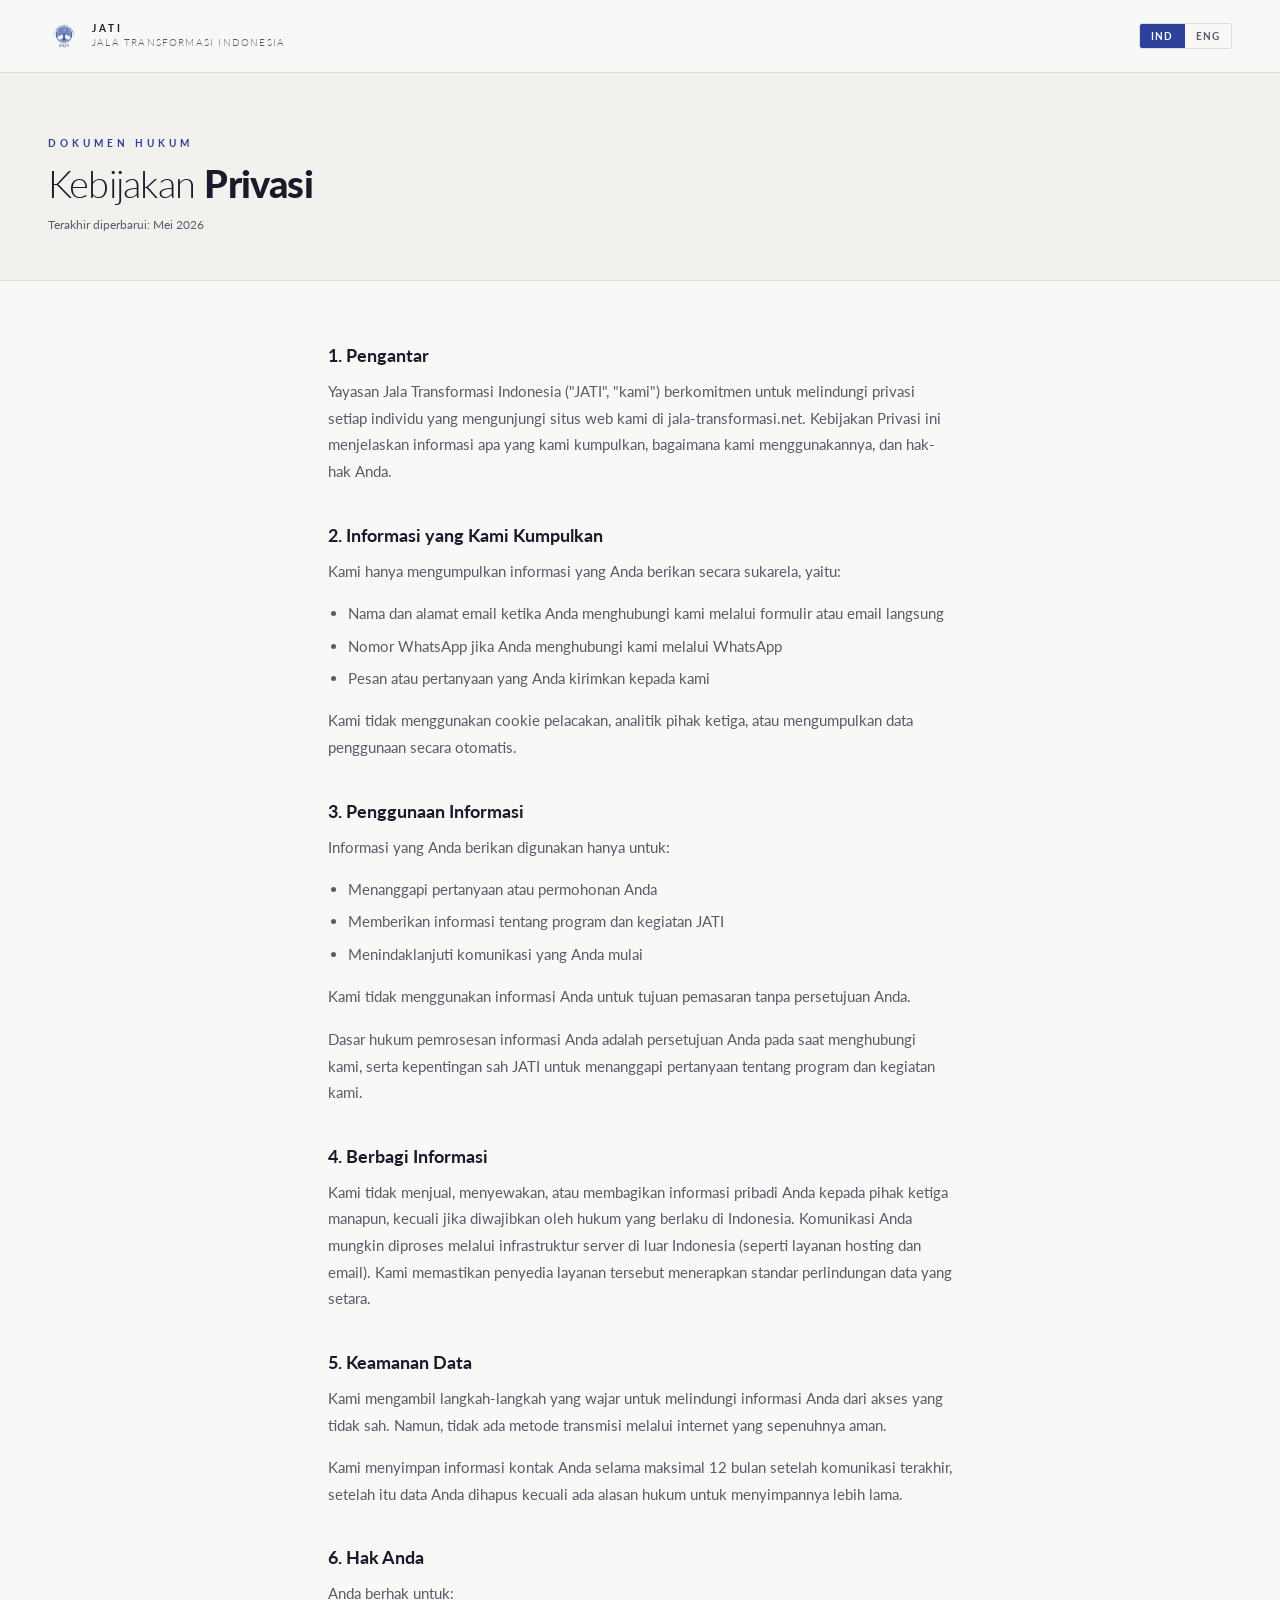
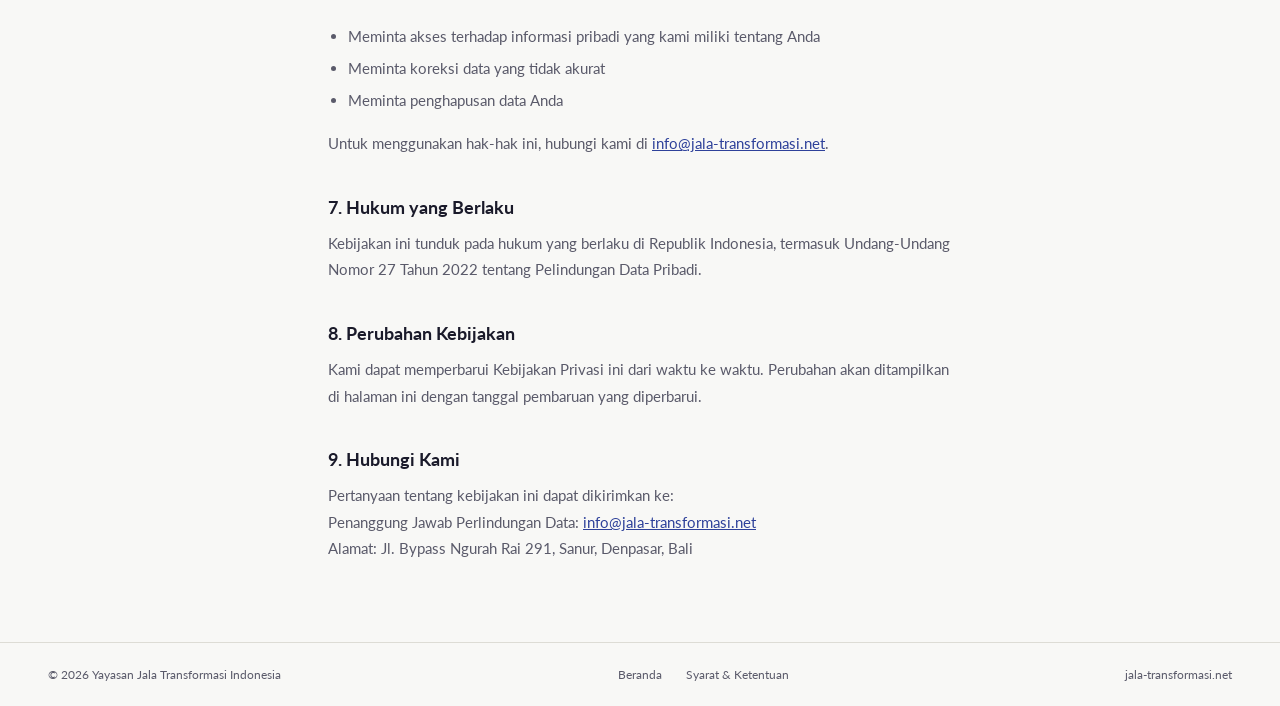
<file: privacy.html>
<!DOCTYPE html>
<html lang="id">
<head>
  <meta charset="UTF-8">
  <meta name="viewport" content="width=device-width, initial-scale=1.0">
  <title>Kebijakan Privasi — JATI</title>
  <link rel="preconnect" href="https://fonts.googleapis.com">
  <link href="https://fonts.googleapis.com/css2?family=Lato:wght@300;400;700;900&display=swap" rel="stylesheet">
  <style>
    *, *::before, *::after { margin: 0; padding: 0; box-sizing: border-box; }
    :root {
      --blue: #2e419a; --white: #f8f8f6; --off: #f2f1ed;
      --gray: #5a5a6a; --light: #dddcd5; --text: #1a1a2a;
    }
    body { font-family: 'Lato', sans-serif; background: var(--white); color: var(--text); }

    nav {
      padding: 1.25rem 3rem; border-bottom: 1px solid var(--light);
      display: flex; align-items: center; justify-content: space-between;
    }
    .nav-logo { display: flex; align-items: center; gap: 0.75rem; text-decoration: none; }
    .nav-logo img { width: 32px; height: 32px; object-fit: contain; }
    .nav-logo-text {
      font-size: 0.62rem; font-weight: 700; letter-spacing: 0.3em;
      text-transform: uppercase; color: var(--text); line-height: 1.4;
    }
    .nav-logo-text span { display: block; font-weight: 300; letter-spacing: 0.12em; color: var(--gray); }
    .lang-toggle {
      display: flex; border: 1px solid var(--light);
      border-radius: 3px; overflow: hidden;
    }
    .lang-toggle button {
      background: none; border: none; padding: 0.35rem 0.7rem;
      font-family: 'Lato', sans-serif; font-size: 0.62rem; font-weight: 700;
      letter-spacing: 0.1em; cursor: pointer; color: var(--gray);
    }
    .lang-toggle button.active { background: var(--blue); color: #fff; }

    .page-header {
      background: var(--off); padding: 4rem 3rem 3rem;
      border-bottom: 1px solid var(--light);
    }
    .page-header .eyebrow {
      font-size: 0.62rem; font-weight: 700; letter-spacing: 0.4em;
      text-transform: uppercase; color: var(--blue); margin-bottom: 0.75rem;
    }
    .page-header h1 {
      font-size: clamp(1.8rem, 3vw, 2.5rem);
      font-weight: 300; line-height: 1.15; letter-spacing: -0.02em; color: var(--text);
    }
    .page-header h1 strong { font-weight: 900; }
    .page-header .updated {
      font-size: 0.75rem; color: var(--gray); margin-top: 0.75rem;
    }

    .content { max-width: 720px; margin: 0 auto; padding: 4rem 3rem; }
    .content h2 {
      font-size: 1.1rem; font-weight: 700; color: var(--text);
      margin-top: 2.5rem; margin-bottom: 0.75rem;
    }
    .content h2:first-child { margin-top: 0; }
    .content p {
      font-size: 0.925rem; line-height: 1.8; color: var(--gray); margin-bottom: 1rem;
    }
    .content ul {
      margin: 0.5rem 0 1rem 1.25rem;
      font-size: 0.925rem; line-height: 1.8; color: var(--gray);
    }
    .content ul li { margin-bottom: 0.35rem; }
    .content a { color: var(--blue); }

    footer {
      padding: 1.5rem 3rem; border-top: 1px solid var(--light);
      display: flex; justify-content: space-between; flex-wrap: wrap; gap: 1rem;
    }
    footer span, footer a {
      font-size: 0.75rem; color: var(--gray); text-decoration: none;
    }
    footer a:hover { color: var(--blue); }
    .footer-links { display: flex; gap: 1.5rem; }

    @media (max-width: 768px) {
      nav, .page-header, .content, footer { padding-left: 1.5rem; padding-right: 1.5rem; }
    }

    [data-lang] { display: none; }
    .lang-id [data-lang="id"] { display: block; }
    .lang-en [data-lang="en"] { display: block; }
  </style>
</head>
<body class="lang-id">

<nav>
  <a href="index.html" class="nav-logo">
    <img src="assets/logo_biru.png" alt="JATI">
    <div class="nav-logo-text">JATI <span>Jala Transformasi Indonesia</span></div>
  </a>
  <div class="lang-toggle">
    <button id="btn-id" class="active" onclick="setLang('id')">IND</button>
    <button id="btn-en"               onclick="setLang('en')">ENG</button>
  </div>
</nav>

<div class="page-header">
  <p class="eyebrow" data-lang="id">Dokumen Hukum</p>
  <p class="eyebrow" data-lang="en">Legal</p>
  <h1 data-lang="id">Kebijakan <strong>Privasi</strong></h1>
  <h1 data-lang="en"><strong>Privacy</strong> Policy</h1>
  <p class="updated" data-lang="id">Terakhir diperbarui: Mei 2026</p>
  <p class="updated" data-lang="en">Last updated: May 2026</p>
</div>

<div class="content">

  <!-- INDONESIAN -->
  <div data-lang="id">
    <h2>1. Pengantar</h2>
    <p>Yayasan Jala Transformasi Indonesia ("JATI", "kami") berkomitmen untuk melindungi privasi setiap individu yang mengunjungi situs web kami di jala-transformasi.net. Kebijakan Privasi ini menjelaskan informasi apa yang kami kumpulkan, bagaimana kami menggunakannya, dan hak-hak Anda.</p>

    <h2>2. Informasi yang Kami Kumpulkan</h2>
    <p>Kami hanya mengumpulkan informasi yang Anda berikan secara sukarela, yaitu:</p>
    <ul>
      <li>Nama dan alamat email ketika Anda menghubungi kami melalui formulir atau email langsung</li>
      <li>Nomor WhatsApp jika Anda menghubungi kami melalui WhatsApp</li>
      <li>Pesan atau pertanyaan yang Anda kirimkan kepada kami</li>
    </ul>
    <p>Kami tidak menggunakan cookie pelacakan, analitik pihak ketiga, atau mengumpulkan data penggunaan secara otomatis.</p>

    <h2>3. Penggunaan Informasi</h2>
    <p>Informasi yang Anda berikan digunakan hanya untuk:</p>
    <ul>
      <li>Menanggapi pertanyaan atau permohonan Anda</li>
      <li>Memberikan informasi tentang program dan kegiatan JATI</li>
      <li>Menindaklanjuti komunikasi yang Anda mulai</li>
    </ul>
    <p>Kami tidak menggunakan informasi Anda untuk tujuan pemasaran tanpa persetujuan Anda.</p>
    <p>Dasar hukum pemrosesan informasi Anda adalah persetujuan Anda pada saat menghubungi kami, serta kepentingan sah JATI untuk menanggapi pertanyaan tentang program dan kegiatan kami.</p>

    <h2>4. Berbagi Informasi</h2>
    <p>Kami tidak menjual, menyewakan, atau membagikan informasi pribadi Anda kepada pihak ketiga manapun, kecuali jika diwajibkan oleh hukum yang berlaku di Indonesia. Komunikasi Anda mungkin diproses melalui infrastruktur server di luar Indonesia (seperti layanan hosting dan email). Kami memastikan penyedia layanan tersebut menerapkan standar perlindungan data yang setara.</p>

    <h2>5. Keamanan Data</h2>
    <p>Kami mengambil langkah-langkah yang wajar untuk melindungi informasi Anda dari akses yang tidak sah. Namun, tidak ada metode transmisi melalui internet yang sepenuhnya aman.</p>
    <p>Kami menyimpan informasi kontak Anda selama maksimal 12 bulan setelah komunikasi terakhir, setelah itu data Anda dihapus kecuali ada alasan hukum untuk menyimpannya lebih lama.</p>

    <h2>6. Hak Anda</h2>
    <p>Anda berhak untuk:</p>
    <ul>
      <li>Meminta akses terhadap informasi pribadi yang kami miliki tentang Anda</li>
      <li>Meminta koreksi data yang tidak akurat</li>
      <li>Meminta penghapusan data Anda</li>
    </ul>
    <p>Untuk menggunakan hak-hak ini, hubungi kami di <a href="mailto:info@jala-transformasi.net">info@jala-transformasi.net</a>.</p>

    <h2>7. Hukum yang Berlaku</h2>
    <p>Kebijakan ini tunduk pada hukum yang berlaku di Republik Indonesia, termasuk Undang-Undang Nomor 27 Tahun 2022 tentang Pelindungan Data Pribadi.</p>

    <h2>8. Perubahan Kebijakan</h2>
    <p>Kami dapat memperbarui Kebijakan Privasi ini dari waktu ke waktu. Perubahan akan ditampilkan di halaman ini dengan tanggal pembaruan yang diperbarui.</p>

    <h2>9. Hubungi Kami</h2>
    <p>Pertanyaan tentang kebijakan ini dapat dikirimkan ke:<br>
    Penanggung Jawab Perlindungan Data: <a href="mailto:info@jala-transformasi.net">info@jala-transformasi.net</a><br>
    Alamat: Jl. Bypass Ngurah Rai 291, Sanur, Denpasar, Bali</p>
  </div>

  <!-- ENGLISH -->
  <div data-lang="en">
    <h2>1. Introduction</h2>
    <p>Yayasan Jala Transformasi Indonesia ("JATI", "we", "us") is committed to protecting the privacy of individuals who visit our website at jala-transformasi.net. This Privacy Policy explains what information we collect, how we use it, and your rights.</p>

    <h2>2. Information We Collect</h2>
    <p>We only collect information you voluntarily provide, including:</p>
    <ul>
      <li>Name and email address when you contact us via form or direct email</li>
      <li>WhatsApp number if you contact us via WhatsApp</li>
      <li>Messages or enquiries you send to us</li>
    </ul>
    <p>We do not use tracking cookies, third-party analytics, or collect usage data automatically.</p>

    <h2>3. Use of Information</h2>
    <p>Information you provide is used only to:</p>
    <ul>
      <li>Respond to your enquiries or requests</li>
      <li>Provide information about JATI programmes and activities</li>
      <li>Follow up on communication you initiated</li>
    </ul>
    <p>We do not use your information for marketing purposes without your consent.</p>
    <p>The legal basis for processing your information is your consent when contacting us, and JATI's legitimate interest in responding to enquiries about our programmes and activities.</p>

    <h2>4. Sharing of Information</h2>
    <p>We do not sell, rent, or share your personal information with any third parties, except as required by applicable law in Indonesia. Your communications may be processed through server infrastructure located outside Indonesia (such as hosting and email services). We ensure that such service providers apply equivalent data protection standards.</p>

    <h2>5. Data Security</h2>
    <p>We take reasonable steps to protect your information from unauthorised access. However, no method of internet transmission is entirely secure.</p>
    <p>We retain your contact information for a maximum of 12 months after the last communication, after which your data is deleted unless there is a legal reason to retain it longer.</p>

    <h2>6. Your Rights</h2>
    <p>You have the right to:</p>
    <ul>
      <li>Request access to the personal information we hold about you</li>
      <li>Request correction of inaccurate data</li>
      <li>Request deletion of your data</li>
    </ul>
    <p>To exercise these rights, contact us at <a href="mailto:info@jala-transformasi.net">info@jala-transformasi.net</a>.</p>

    <h2>7. Governing Law</h2>
    <p>This policy is subject to applicable law in the Republic of Indonesia, including Law No. 27 of 2022 on Personal Data Protection.</p>

    <h2>8. Changes to This Policy</h2>
    <p>We may update this Privacy Policy from time to time. Changes will be reflected on this page with an updated date.</p>

    <h2>9. Contact Us</h2>
    <p>Questions about this policy can be sent to:<br>
    Data Protection Contact: <a href="mailto:info@jala-transformasi.net">info@jala-transformasi.net</a><br>
    Address: Jl. Bypass Ngurah Rai 291, Sanur, Denpasar, Bali</p>
  </div>

</div>

<footer>
  <span>&copy; 2026 Yayasan Jala Transformasi Indonesia</span>
  <div class="footer-links">
    <a href="index.html"  data-lang="id">Beranda</a>
    <a href="index.html"  data-lang="en">Home</a>
    <a href="terms.html"  data-lang="id">Syarat &amp; Ketentuan</a>
    <a href="terms.html"  data-lang="en">Terms of Service</a>
  </div>
  <span>jala-transformasi.net</span>
</footer>

<script>
  function setLang(lang) {
    document.body.className = 'lang-' + lang;
    document.getElementById('btn-id').classList.toggle('active', lang === 'id');
    document.getElementById('btn-en').classList.toggle('active', lang === 'en');
    document.documentElement.lang = lang;
    localStorage.setItem("jati-lang", lang);
    closeMenu();
  }
  (function(){ const l = localStorage.getItem('jati-lang'); if (l && l !== 'id') setLang(l); })();
</script>
</body>
</html>
</file>
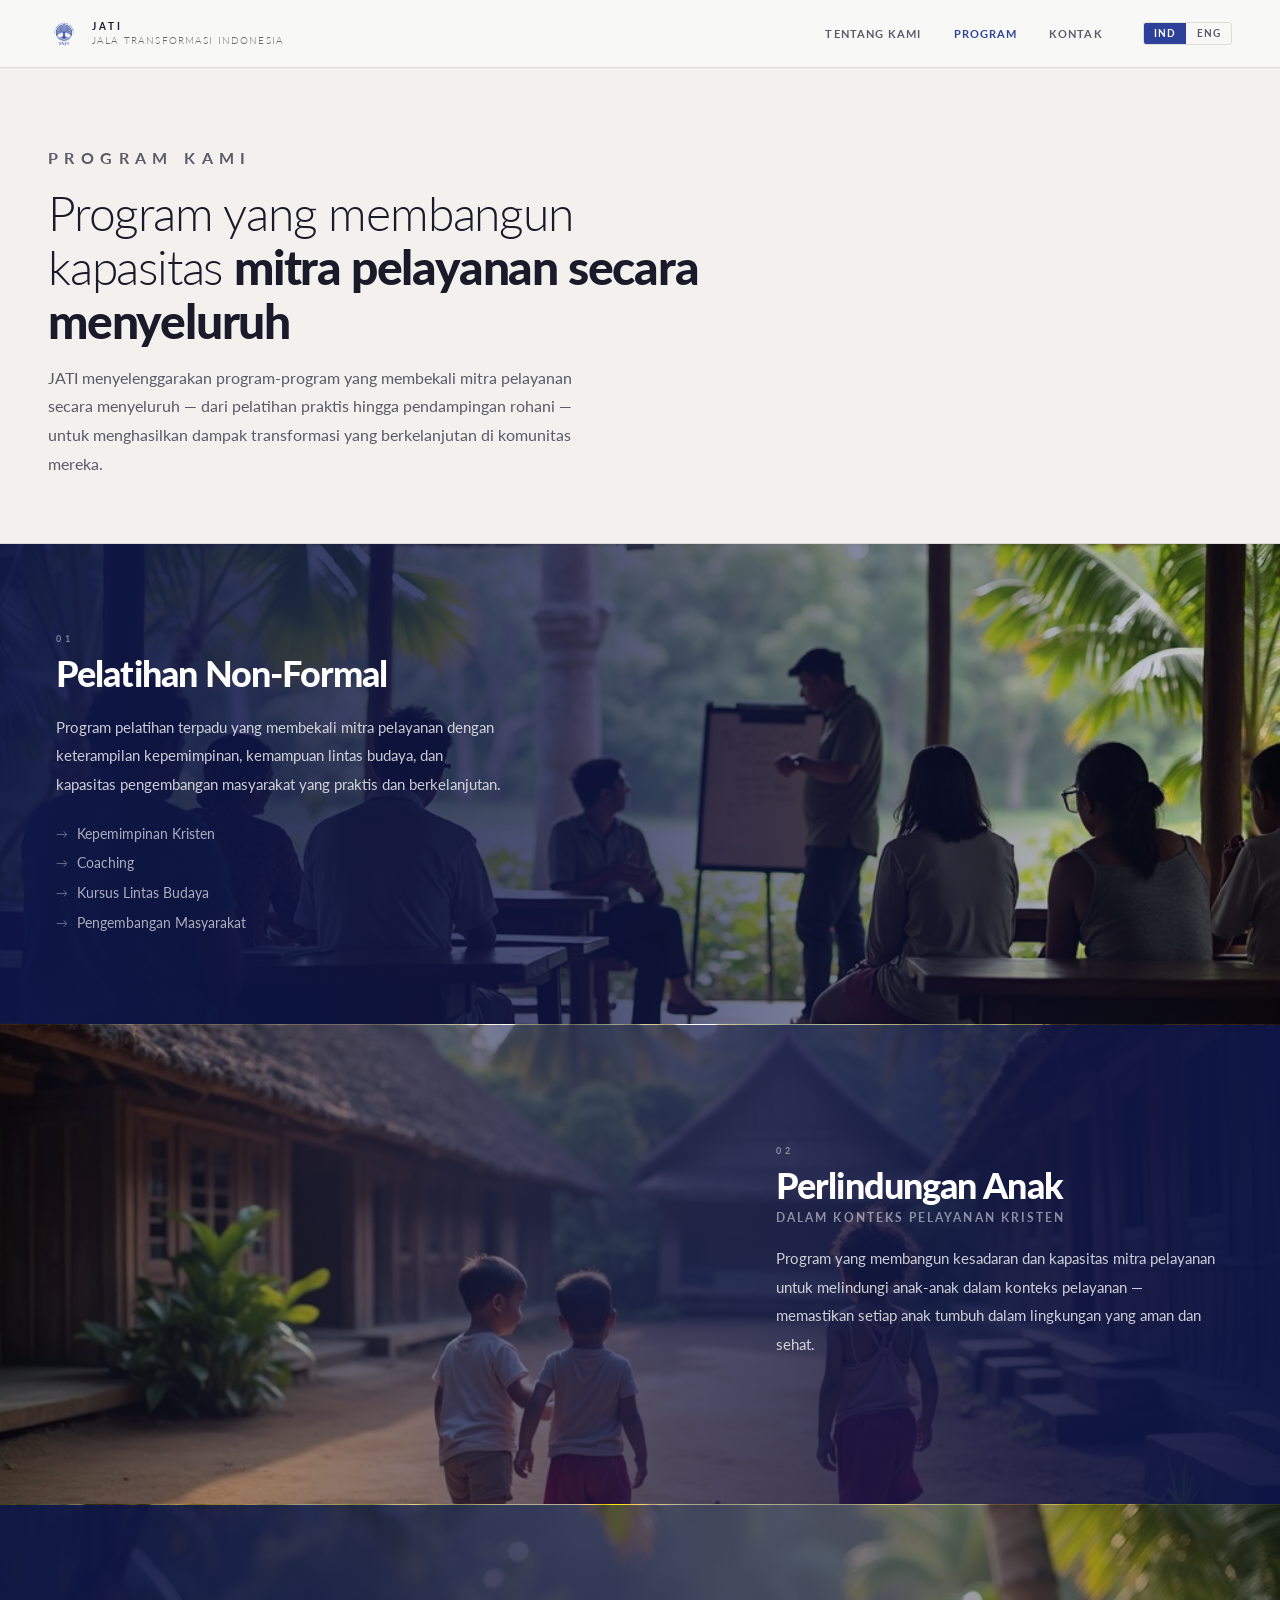
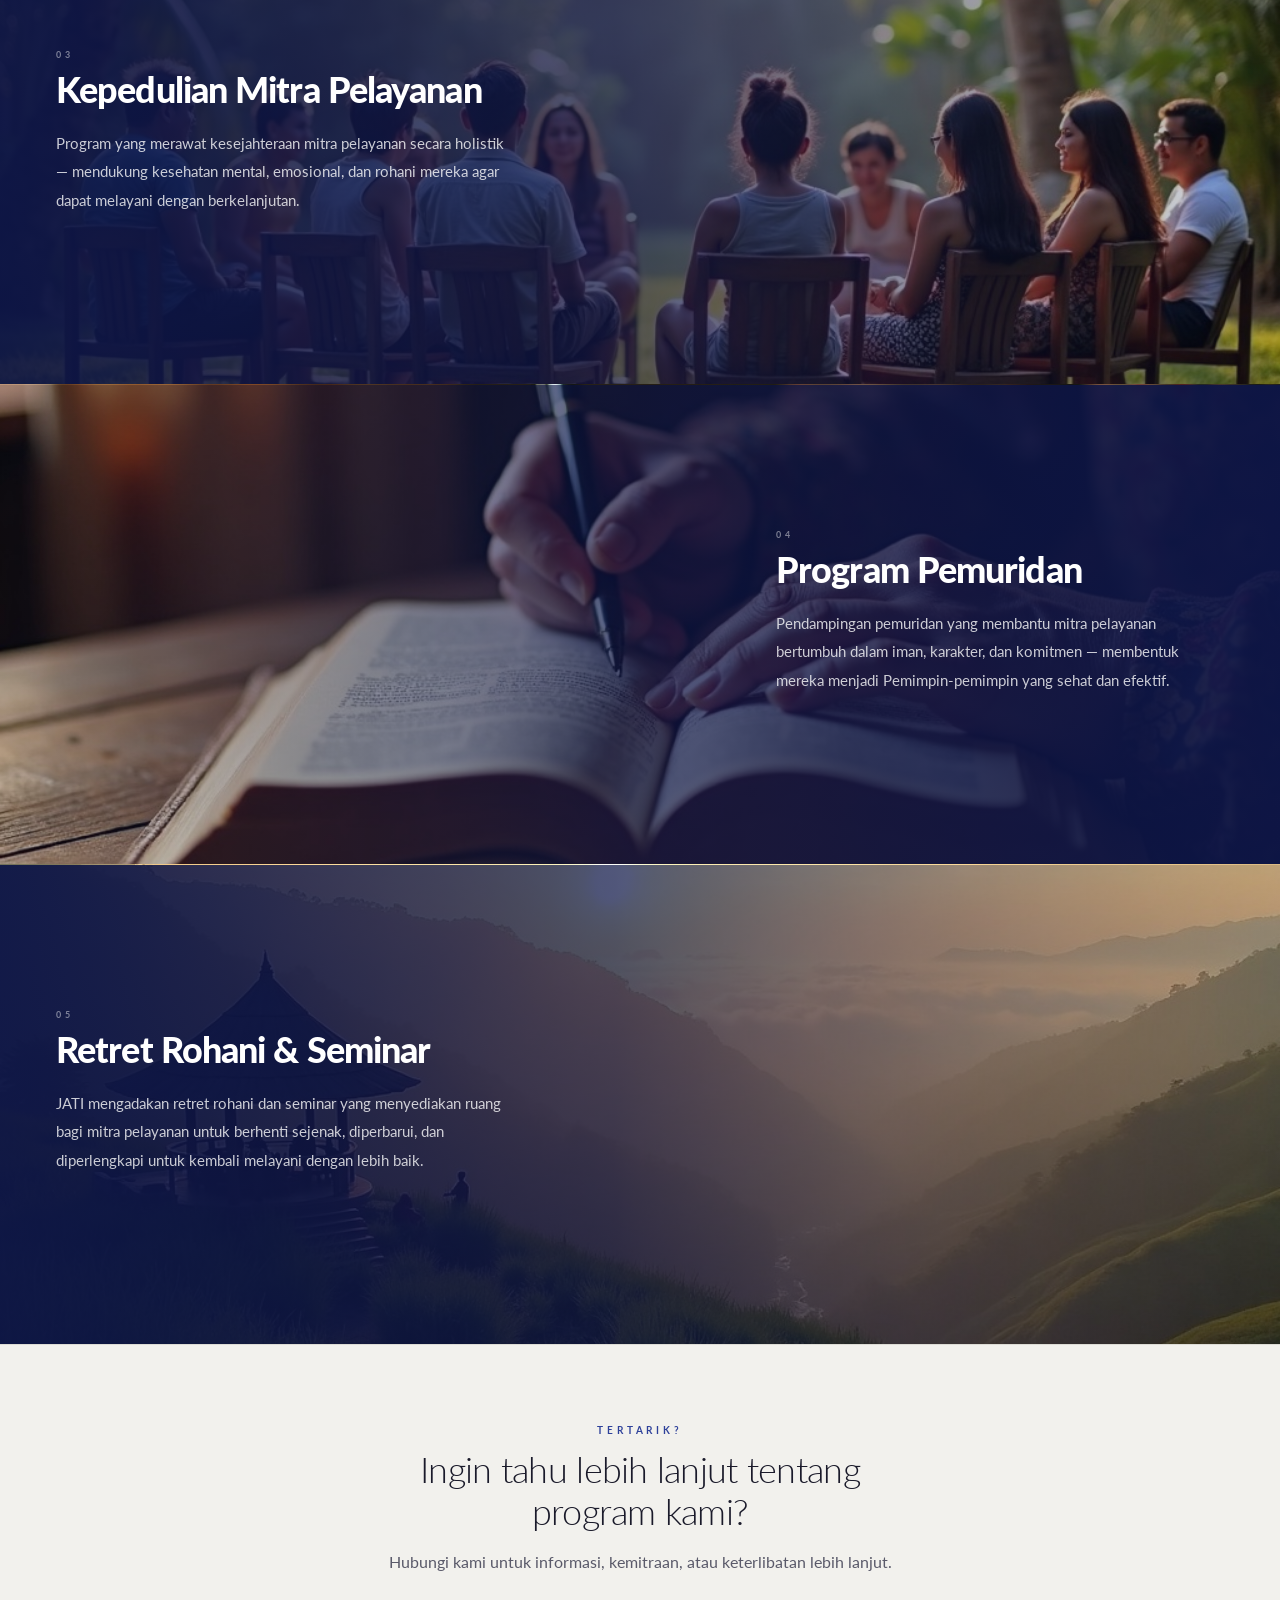
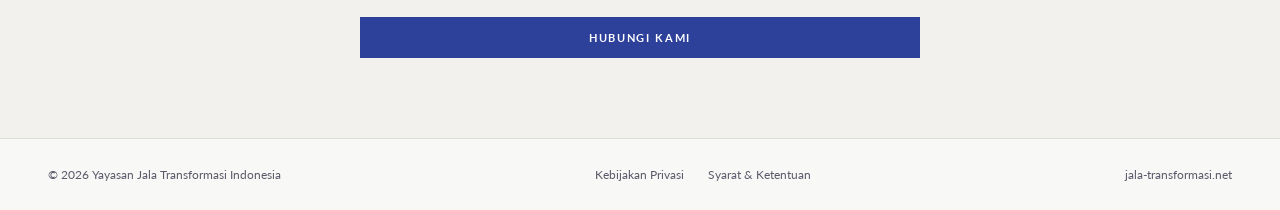
<file: programs-fields.html>
<!DOCTYPE html>
<html lang="id">
<head>
  <meta charset="UTF-8">
  <meta name="viewport" content="width=device-width, initial-scale=1.0">
  <title>Program — JATI</title>
  <link rel="preconnect" href="https://fonts.googleapis.com">
  <link href="https://fonts.googleapis.com/css2?family=Lato:wght@300;400;700;900&display=swap" rel="stylesheet">
  <link rel="stylesheet" href="shared.css">
  <style>
    /* ── PROGRAM TILES ── */
    .prog-tile {
      position: relative;
      min-height: 480px;
      background-size: cover;
      background-position: center;
      display: flex;
      align-items: center;
    }
    .prog-tile + .prog-tile { border-top: 1px solid rgba(255,255,255,0.06); }

    .prog-tile::before {
      content: '';
      position: absolute; inset: 0;
      background: linear-gradient(
        to right,
        rgba(14,22,72,0.94) 0%,
        rgba(14,22,72,0.72) 48%,
        rgba(14,22,72,0.14) 100%
      );
    }
    .prog-tile.flip::before {
      background: linear-gradient(
        to left,
        rgba(14,22,72,0.94) 0%,
        rgba(14,22,72,0.72) 48%,
        rgba(14,22,72,0.14) 100%
      );
    }
    .prog-tile.flip .prog-content { margin-left: auto; }

    .prog-content {
      position: relative; z-index: 1;
      max-width: 560px;
      padding: 5rem 3.5rem;
      width: 100%;
    }
    .prog-num {
      font-size: 0.55rem; font-weight: 700; letter-spacing: 0.45em;
      text-transform: uppercase; color: rgba(255,255,255,0.45);
      margin-bottom: 0.7rem;
    }
    .prog-title {
      font-size: clamp(1.8rem, 2.8vw, 2.5rem);
      font-weight: 900; letter-spacing: -0.025em; color: #fff;
      line-height: 1.05; margin-bottom: 1.25rem;
    }
    .prog-sub {
      font-size: 0.72rem; font-weight: 700; letter-spacing: 0.18em;
      text-transform: uppercase; color: rgba(255,255,255,0.50);
      margin-top: -0.85rem; margin-bottom: 1.25rem;
    }
    .prog-lead {
      font-size: 0.96rem; line-height: 1.85;
      color: rgba(255,255,255,0.78);
      margin-bottom: 1.6rem;
    }
    .prog-activities {
      list-style: none; display: flex; flex-direction: column; gap: 0.5rem;
    }
    /* override specificity tie between .prog-activities and [data-lang] */
    [data-lang].prog-activities { display: none; }
    .lang-id [data-lang="id"].prog-activities { display: flex; }
    .lang-en [data-lang="en"].prog-activities { display: flex; }
    .prog-activities li {
      font-size: 0.85rem; line-height: 1.6;
      color: rgba(255,255,255,0.65);
      padding-left: 1.3rem; position: relative;
    }
    .prog-activities li::before {
      content: '→';
      position: absolute; left: 0; top: 0;
      color: rgba(255,255,255,0.35); font-size: 0.75rem; line-height: 1.6;
    }

    @media (max-width: 768px) {
      .prog-tile { min-height: auto; }
      .prog-tile::before,
      .prog-tile.flip::before {
        background: rgba(14,22,72,0.84);
      }
      .prog-tile.flip .prog-content { margin-left: 0; }
      .prog-content { padding: 3.5rem 1.5rem; max-width: none; }
    }
  </style>
</head>
<body class="lang-id">

<!-- NAV -->
<nav class="solid" id="nav">
  <a href="index.html" class="nav-logo">
    <img src="assets/logo_biru.png" alt="JATI">
    <div class="nav-logo-text">JATI <span>Jala Transformasi Indonesia</span></div>
  </a>
  <div class="nav-right">
    <ul class="nav-links">
      <li><a href="about.html"                         data-lang="id">Tentang Kami</a><a href="about.html"                         data-lang="en">About</a></li>
      <li><a href="programs-fields.html" class="active" data-lang="id">Program</a>     <a href="programs-fields.html" class="active" data-lang="en">Programmes</a></li>
      <li><a href="contact.html"                        data-lang="id">Kontak</a>       <a href="contact.html"                        data-lang="en">Contact</a></li>
    </ul>
    <div class="lang-toggle">
      <button id="btn-id" class="active" onclick="setLang('id')">IND</button>
      <button id="btn-en"               onclick="setLang('en')">ENG</button>
    </div>
    <button class="hamburger" onclick="openMenu()" aria-label="Menu">
      <span></span><span></span><span></span>
    </button>
  </div>
</nav>
<div class="mobile-menu" id="mobile-menu">
  <button class="mobile-menu-close" onclick="closeMenu()">&#x2715;</button>
  <a href="about.html"                         data-lang="id">Tentang Kami</a><a href="about.html"                         data-lang="en">About</a>
  <a href="programs-fields.html" class="active" data-lang="id">Program</a>     <a href="programs-fields.html" class="active" data-lang="en">Programmes</a>
  <a href="contact.html"                        data-lang="id">Kontak</a>       <a href="contact.html"                        data-lang="en">Contact</a>
  <div class="mobile-lang">
    <button id="mbtn-id" class="active" onclick="setLang('id')">IND</button>
    <button id="mbtn-en"               onclick="setLang('en')">ENG</button>
  </div>
</div>

<!-- PAGE HERO -->
<div class="page-hero">
  <p class="eyebrow" data-lang="id">Program Kami</p>
  <p class="eyebrow" data-lang="en">Our Programmes</p>
  <h1 data-lang="id">Program yang membangun kapasitas <strong>mitra pelayanan secara menyeluruh</strong></h1>
  <h1 data-lang="en">Programmes that build the <strong>holistic capacity of ministry partners</strong></h1>
  <p data-lang="id">JATI menyelenggarakan program-program yang membekali mitra pelayanan secara menyeluruh — dari pelatihan praktis hingga pendampingan rohani — untuk menghasilkan dampak transformasi yang berkelanjutan di komunitas mereka.</p>
  <p data-lang="en">JATI runs programmes that build the holistic capacity of ministry partners — from practical training to spiritual formation — producing lasting transformation in their communities.</p>
</div>

<!-- PROGRAM 01: PELATIHAN NON-FORMAL -->
<div class="prog-tile" style="background-image: url('assets/prog01_training.jpg')">
  <div class="prog-content">
    <p class="prog-num">01</p>
    <h2 class="prog-title" data-lang="id">Pelatihan Non-Formal</h2>
    <h2 class="prog-title" data-lang="en">Non-Formal Training</h2>
    <p class="prog-lead" data-lang="id">Program pelatihan terpadu yang membekali mitra pelayanan dengan keterampilan kepemimpinan, kemampuan lintas budaya, dan kapasitas pengembangan masyarakat yang praktis dan berkelanjutan.</p>
    <p class="prog-lead" data-lang="en">Integrated training that equips ministry partners with leadership skills, cross-cultural competencies, and practical community development capacity.</p>
    <ul class="prog-activities" data-lang="id">
      <li>Kepemimpinan Kristen</li>
      <li>Coaching</li>
      <li>Kursus Lintas Budaya</li>
      <li>Pengembangan Masyarakat</li>
    </ul>
    <ul class="prog-activities" data-lang="en">
      <li>Christian Leadership</li>
      <li>Coaching</li>
      <li>Cross-Cultural Course</li>
      <li>Community Development</li>
    </ul>
  </div>
</div>

<!-- PROGRAM 02: PERLINDUNGAN ANAK -->
<div class="prog-tile flip" style="background-image: url('assets/prog02_child.jpg')">
  <div class="prog-content">
    <p class="prog-num">02</p>
    <h2 class="prog-title" data-lang="id">Perlindungan Anak</h2>
    <h2 class="prog-title" data-lang="en">Child Protection</h2>
    <p class="prog-sub" data-lang="id">dalam konteks pelayanan Kristen</p>
    <p class="prog-sub" data-lang="en">in the context of Christian ministry</p>
    <p class="prog-lead" data-lang="id">Program yang membangun kesadaran dan kapasitas mitra pelayanan untuk melindungi anak-anak dalam konteks pelayanan — memastikan setiap anak tumbuh dalam lingkungan yang aman dan sehat.</p>
    <p class="prog-lead" data-lang="en">A programme that builds awareness and capacity among ministry partners to protect children in ministry contexts — ensuring every child grows in a safe and healthy environment.</p>
  </div>
</div>

<!-- PROGRAM 03: KEPEDULIAN MITRA PELAYANAN -->
<div class="prog-tile" style="background-image: url('assets/prog03_care.jpg')">
  <div class="prog-content">
    <p class="prog-num">03</p>
    <h2 class="prog-title" data-lang="id">Kepedulian Mitra Pelayanan</h2>
    <h2 class="prog-title" data-lang="en">Member Care</h2>
    <p class="prog-lead" data-lang="id">Program yang merawat kesejahteraan mitra pelayanan secara holistik — mendukung kesehatan mental, emosional, dan rohani mereka agar dapat melayani dengan berkelanjutan.</p>
    <p class="prog-lead" data-lang="en">A programme that cares for the holistic wellbeing of ministry partners — supporting their mental, emotional, and spiritual health so they can serve sustainably.</p>
  </div>
</div>

<!-- PROGRAM 04: PROGRAM PEMURIDAN -->
<div class="prog-tile flip" style="background-image: url('assets/prog04_discipleship.jpg')">
  <div class="prog-content">
    <p class="prog-num">04</p>
    <h2 class="prog-title" data-lang="id">Program Pemuridan</h2>
    <h2 class="prog-title" data-lang="en">Discipleship Programme</h2>
    <p class="prog-lead" data-lang="id">Pendampingan pemuridan yang membantu mitra pelayanan bertumbuh dalam iman, karakter, dan komitmen — membentuk mereka menjadi Pemimpin-pemimpin yang sehat dan efektif.</p>
    <p class="prog-lead" data-lang="en">Discipleship accompaniment that helps ministry partners grow in faith, character, and commitment — forming them into healthy and effective Leaders.</p>
  </div>
</div>

<!-- PROGRAM 05: RETRET ROHANI & SEMINAR -->
<div class="prog-tile" style="background-image: url('assets/prog05_retreat.jpg')">
  <div class="prog-content">
    <p class="prog-num">05</p>
    <h2 class="prog-title" data-lang="id">Retret Rohani &amp; Seminar</h2>
    <h2 class="prog-title" data-lang="en">Spiritual Retreats &amp; Seminars</h2>
    <p class="prog-lead" data-lang="id">JATI mengadakan retret rohani dan seminar yang menyediakan ruang bagi mitra pelayanan untuk berhenti sejenak, diperbarui, dan diperlengkapi untuk kembali melayani dengan lebih baik.</p>
    <p class="prog-lead" data-lang="en">JATI organises spiritual retreats and seminars — providing ministry partners with space to pause, be renewed, and return to service better equipped.</p>
  </div>
</div>

<!-- CTA -->
<section class="section" style="text-align:center; background: var(--off); border-top: 1px solid var(--light);">
  <div class="section-inner" style="max-width:560px">
    <p class="eyebrow" data-lang="id">Tertarik?</p>
    <p class="eyebrow" data-lang="en">Interested?</p>
    <h2 data-lang="id" style="max-width:none">Ingin tahu lebih lanjut tentang program kami?</h2>
    <h2 data-lang="en" style="max-width:none">Want to know more about our programmes?</h2>
    <p class="section-lead" style="max-width:none" data-lang="id">Hubungi kami untuk informasi, kemitraan, atau keterlibatan lebih lanjut.</p>
    <p class="section-lead" style="max-width:none" data-lang="en">Contact us for information, partnerships, or further involvement.</p>
    <a href="contact.html" class="btn btn-primary" data-lang="id">Hubungi Kami</a>
    <a href="contact.html" class="btn btn-primary" data-lang="en">Contact Us</a>
  </div>
</section>

<!-- FOOTER -->
<footer>
  <span>&copy; 2026 Yayasan Jala Transformasi Indonesia</span>
  <div class="footer-links">
    <a href="privacy.html" data-lang="id">Kebijakan Privasi</a>
    <a href="privacy.html" data-lang="en">Privacy Policy</a>
    <a href="terms.html"   data-lang="id">Syarat &amp; Ketentuan</a>
    <a href="terms.html"   data-lang="en">Terms of Service</a>
  </div>
  <span>jala-transformasi.net</span>
</footer>

<script>
  function setLang(lang) {
    document.body.className = 'lang-' + lang;
    document.getElementById('btn-id').classList.toggle('active', lang === 'id');
    document.getElementById('btn-en').classList.toggle('active', lang === 'en');
    const mb_id = document.getElementById('mbtn-id');
    const mb_en = document.getElementById('mbtn-en');
    if (mb_id) mb_id.classList.toggle('active', lang === 'id');
    if (mb_en) mb_en.classList.toggle('active', lang === 'en');
    document.documentElement.lang = lang;
    localStorage.setItem("jati-lang", lang);
    closeMenu();
  }
  function openMenu()  { document.getElementById('mobile-menu').classList.add('open'); }
  function closeMenu() { document.getElementById('mobile-menu').classList.remove('open'); }
  (function(){ const l = localStorage.getItem('jati-lang'); if (l && l !== 'id') setLang(l); })();
</script>
</body>
</html>
</file>
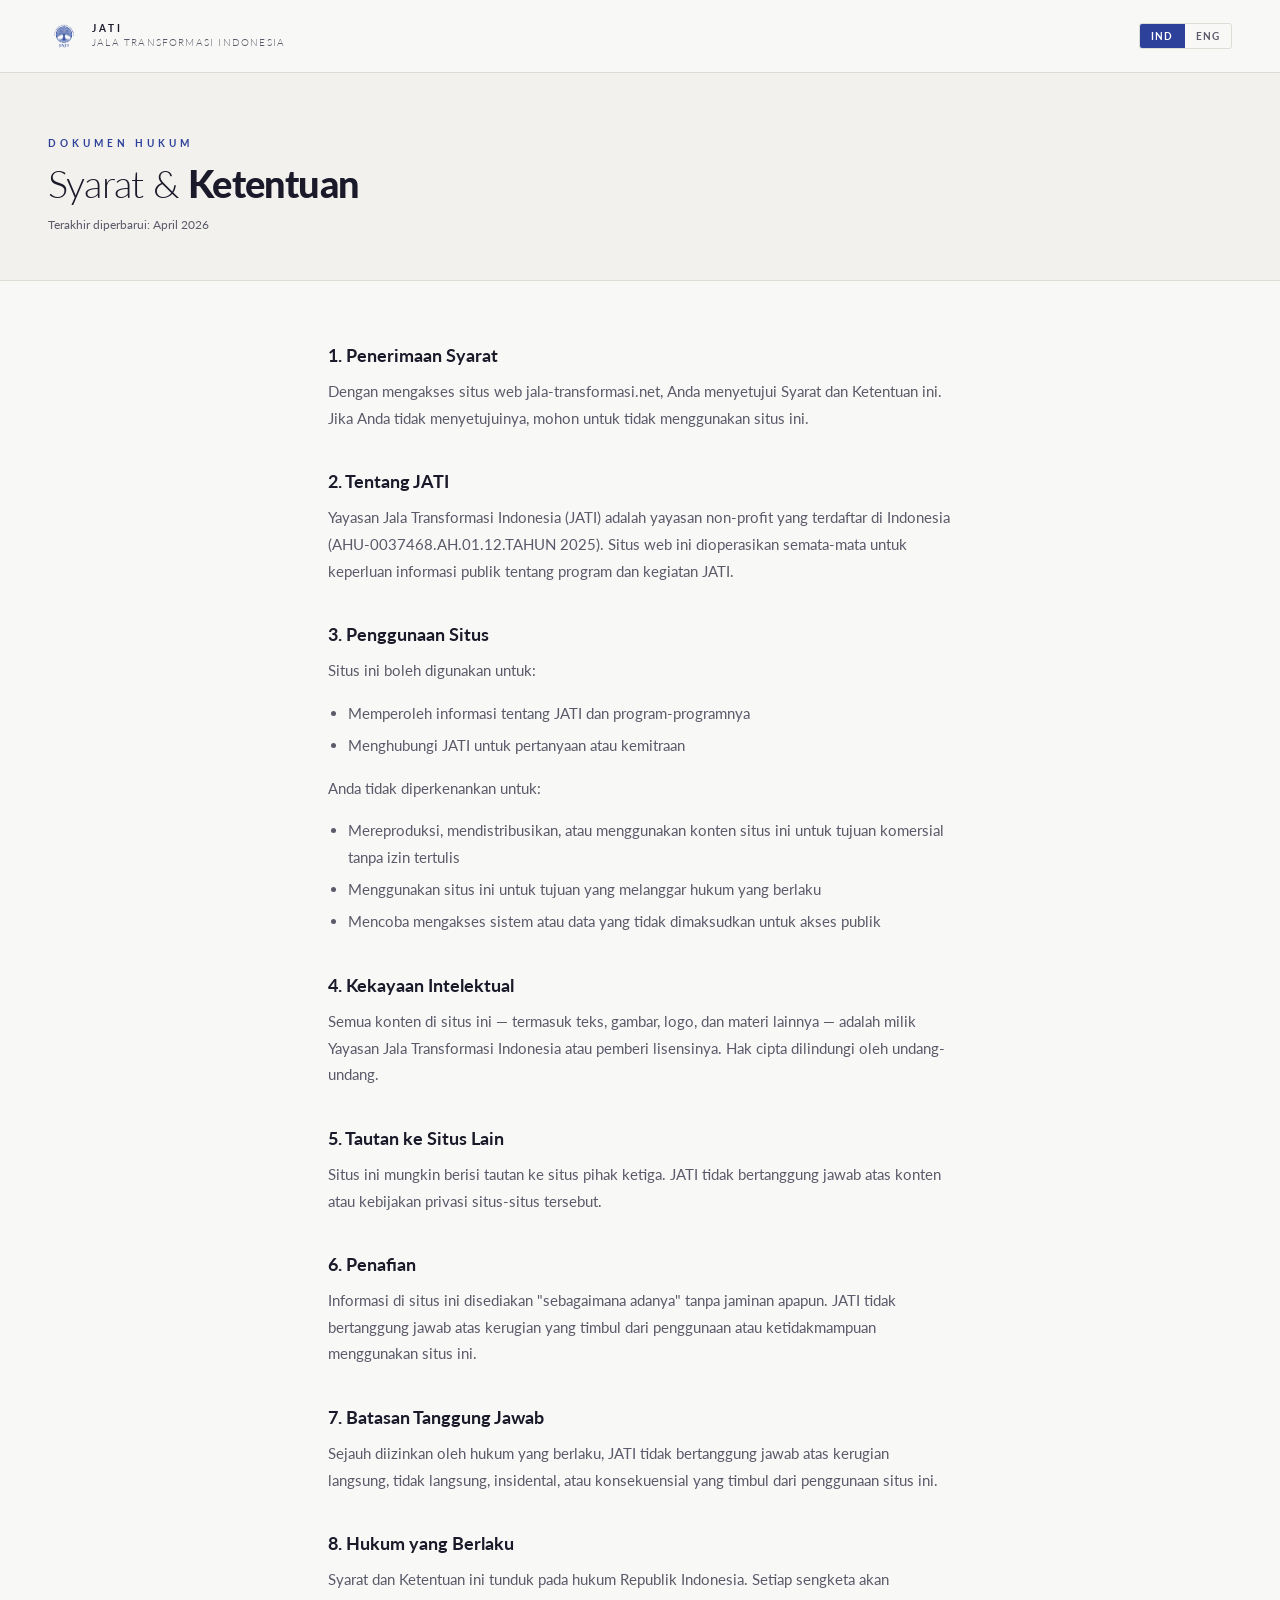
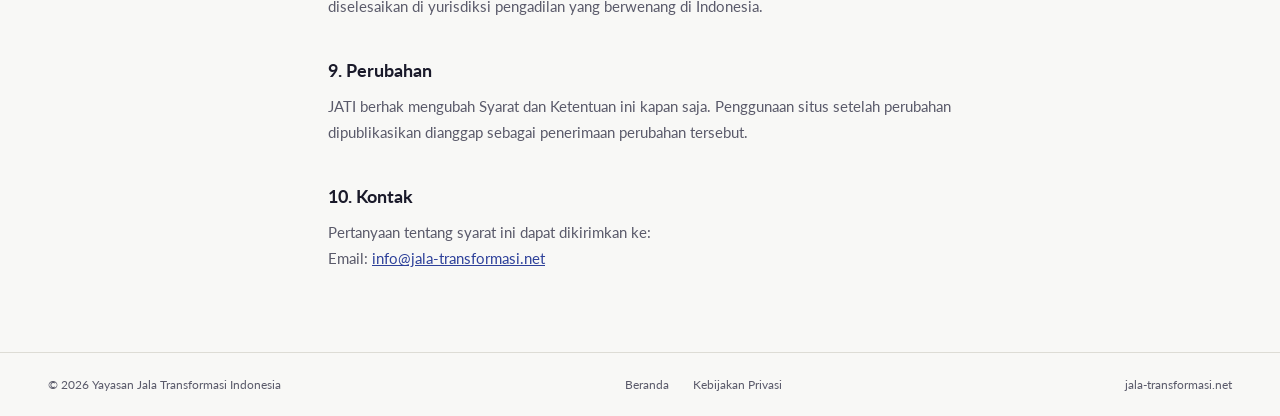
<file: terms.html>
<!DOCTYPE html>
<html lang="id">
<head>
  <meta charset="UTF-8">
  <meta name="viewport" content="width=device-width, initial-scale=1.0">
  <title>Syarat &amp; Ketentuan — JATI</title>
  <link rel="preconnect" href="https://fonts.googleapis.com">
  <link href="https://fonts.googleapis.com/css2?family=Lato:wght@300;400;700;900&display=swap" rel="stylesheet">
  <style>
    *, *::before, *::after { margin: 0; padding: 0; box-sizing: border-box; }
    :root {
      --blue: #2e419a; --white: #f8f8f6; --off: #f2f1ed;
      --gray: #5a5a6a; --light: #dddcd5; --text: #1a1a2a;
    }
    body { font-family: 'Lato', sans-serif; background: var(--white); color: var(--text); }

    nav {
      padding: 1.25rem 3rem; border-bottom: 1px solid var(--light);
      display: flex; align-items: center; justify-content: space-between;
    }
    .nav-logo { display: flex; align-items: center; gap: 0.75rem; text-decoration: none; }
    .nav-logo img { width: 32px; height: 32px; object-fit: contain; }
    .nav-logo-text {
      font-size: 0.62rem; font-weight: 700; letter-spacing: 0.3em;
      text-transform: uppercase; color: var(--text); line-height: 1.4;
    }
    .nav-logo-text span { display: block; font-weight: 300; letter-spacing: 0.12em; color: var(--gray); }
    .lang-toggle {
      display: flex; border: 1px solid var(--light); border-radius: 3px; overflow: hidden;
    }
    .lang-toggle button {
      background: none; border: none; padding: 0.35rem 0.7rem;
      font-family: 'Lato', sans-serif; font-size: 0.62rem; font-weight: 700;
      letter-spacing: 0.1em; cursor: pointer; color: var(--gray);
    }
    .lang-toggle button.active { background: var(--blue); color: #fff; }

    .page-header {
      background: var(--off); padding: 4rem 3rem 3rem;
      border-bottom: 1px solid var(--light);
    }
    .page-header .eyebrow {
      font-size: 0.62rem; font-weight: 700; letter-spacing: 0.4em;
      text-transform: uppercase; color: var(--blue); margin-bottom: 0.75rem;
    }
    .page-header h1 {
      font-size: clamp(1.8rem, 3vw, 2.5rem);
      font-weight: 300; line-height: 1.15; letter-spacing: -0.02em; color: var(--text);
    }
    .page-header h1 strong { font-weight: 900; }
    .page-header .updated { font-size: 0.75rem; color: var(--gray); margin-top: 0.75rem; }

    .content { max-width: 720px; margin: 0 auto; padding: 4rem 3rem; }
    .content h2 {
      font-size: 1.1rem; font-weight: 700; color: var(--text);
      margin-top: 2.5rem; margin-bottom: 0.75rem;
    }
    .content h2:first-child { margin-top: 0; }
    .content p { font-size: 0.925rem; line-height: 1.8; color: var(--gray); margin-bottom: 1rem; }
    .content ul {
      margin: 0.5rem 0 1rem 1.25rem;
      font-size: 0.925rem; line-height: 1.8; color: var(--gray);
    }
    .content ul li { margin-bottom: 0.35rem; }
    .content a { color: var(--blue); }

    footer {
      padding: 1.5rem 3rem; border-top: 1px solid var(--light);
      display: flex; justify-content: space-between; flex-wrap: wrap; gap: 1rem;
    }
    footer span, footer a { font-size: 0.75rem; color: var(--gray); text-decoration: none; }
    footer a:hover { color: var(--blue); }
    .footer-links { display: flex; gap: 1.5rem; }

    @media (max-width: 768px) {
      nav, .page-header, .content, footer { padding-left: 1.5rem; padding-right: 1.5rem; }
    }

    [data-lang] { display: none; }
    .lang-id [data-lang="id"] { display: block; }
    .lang-en [data-lang="en"] { display: block; }
  </style>
</head>
<body class="lang-id">

<nav>
  <a href="index.html" class="nav-logo">
    <img src="assets/logo_biru.png" alt="JATI">
    <div class="nav-logo-text">JATI <span>Jala Transformasi Indonesia</span></div>
  </a>
  <div class="lang-toggle">
    <button id="btn-id" class="active" onclick="setLang('id')">IND</button>
    <button id="btn-en"               onclick="setLang('en')">ENG</button>
  </div>
</nav>

<div class="page-header">
  <p class="eyebrow" data-lang="id">Dokumen Hukum</p>
  <p class="eyebrow" data-lang="en">Legal</p>
  <h1 data-lang="id">Syarat &amp; <strong>Ketentuan</strong></h1>
  <h1 data-lang="en">Terms of <strong>Service</strong></h1>
  <p class="updated" data-lang="id">Terakhir diperbarui: April 2026</p>
  <p class="updated" data-lang="en">Last updated: April 2026</p>
</div>

<div class="content">

  <!-- INDONESIAN -->
  <div data-lang="id">
    <h2>1. Penerimaan Syarat</h2>
    <p>Dengan mengakses situs web jala-transformasi.net, Anda menyetujui Syarat dan Ketentuan ini. Jika Anda tidak menyetujuinya, mohon untuk tidak menggunakan situs ini.</p>

    <h2>2. Tentang JATI</h2>
    <p>Yayasan Jala Transformasi Indonesia (JATI) adalah yayasan non-profit yang terdaftar di Indonesia (AHU-0037468.AH.01.12.TAHUN 2025). Situs web ini dioperasikan semata-mata untuk keperluan informasi publik tentang program dan kegiatan JATI.</p>

    <h2>3. Penggunaan Situs</h2>
    <p>Situs ini boleh digunakan untuk:</p>
    <ul>
      <li>Memperoleh informasi tentang JATI dan program-programnya</li>
      <li>Menghubungi JATI untuk pertanyaan atau kemitraan</li>
    </ul>
    <p>Anda tidak diperkenankan untuk:</p>
    <ul>
      <li>Mereproduksi, mendistribusikan, atau menggunakan konten situs ini untuk tujuan komersial tanpa izin tertulis</li>
      <li>Menggunakan situs ini untuk tujuan yang melanggar hukum yang berlaku</li>
      <li>Mencoba mengakses sistem atau data yang tidak dimaksudkan untuk akses publik</li>
    </ul>

    <h2>4. Kekayaan Intelektual</h2>
    <p>Semua konten di situs ini — termasuk teks, gambar, logo, dan materi lainnya — adalah milik Yayasan Jala Transformasi Indonesia atau pemberi lisensinya. Hak cipta dilindungi oleh undang-undang.</p>

    <h2>5. Tautan ke Situs Lain</h2>
    <p>Situs ini mungkin berisi tautan ke situs pihak ketiga. JATI tidak bertanggung jawab atas konten atau kebijakan privasi situs-situs tersebut.</p>

    <h2>6. Penafian</h2>
    <p>Informasi di situs ini disediakan "sebagaimana adanya" tanpa jaminan apapun. JATI tidak bertanggung jawab atas kerugian yang timbul dari penggunaan atau ketidakmampuan menggunakan situs ini.</p>

    <h2>7. Batasan Tanggung Jawab</h2>
    <p>Sejauh diizinkan oleh hukum yang berlaku, JATI tidak bertanggung jawab atas kerugian langsung, tidak langsung, insidental, atau konsekuensial yang timbul dari penggunaan situs ini.</p>

    <h2>8. Hukum yang Berlaku</h2>
    <p>Syarat dan Ketentuan ini tunduk pada hukum Republik Indonesia. Setiap sengketa akan diselesaikan di yurisdiksi pengadilan yang berwenang di Indonesia.</p>

    <h2>9. Perubahan</h2>
    <p>JATI berhak mengubah Syarat dan Ketentuan ini kapan saja. Penggunaan situs setelah perubahan dipublikasikan dianggap sebagai penerimaan perubahan tersebut.</p>

    <h2>10. Kontak</h2>
    <p>Pertanyaan tentang syarat ini dapat dikirimkan ke:<br>
    Email: <a href="mailto:info@jala-transformasi.net">info@jala-transformasi.net</a></p>
  </div>

  <!-- ENGLISH -->
  <div data-lang="en">
    <h2>1. Acceptance of Terms</h2>
    <p>By accessing jala-transformasi.net, you agree to these Terms of Service. If you do not agree, please do not use this website.</p>

    <h2>2. About JATI</h2>
    <p>Yayasan Jala Transformasi Indonesia (JATI) is a non-profit foundation registered in Indonesia (AHU-0037468.AH.01.12.TAHUN 2025). This website is operated solely for the purpose of providing public information about JATI's programmes and activities.</p>

    <h2>3. Use of the Website</h2>
    <p>This website may be used to:</p>
    <ul>
      <li>Obtain information about JATI and its programmes</li>
      <li>Contact JATI for enquiries or partnership discussions</li>
    </ul>
    <p>You may not:</p>
    <ul>
      <li>Reproduce, distribute, or use content from this website for commercial purposes without written permission</li>
      <li>Use this website for purposes that violate applicable law</li>
      <li>Attempt to access systems or data not intended for public access</li>
    </ul>

    <h2>4. Intellectual Property</h2>
    <p>All content on this website — including text, images, logos, and other materials — is the property of Yayasan Jala Transformasi Indonesia or its licensors. All rights are reserved under applicable copyright law.</p>

    <h2>5. Links to Third-Party Sites</h2>
    <p>This website may contain links to third-party websites. JATI is not responsible for the content or privacy practices of those sites.</p>

    <h2>6. Disclaimer</h2>
    <p>Information on this website is provided "as is" without warranty of any kind. JATI is not liable for any loss arising from the use or inability to use this website.</p>

    <h2>7. Limitation of Liability</h2>
    <p>To the extent permitted by applicable law, JATI shall not be liable for any direct, indirect, incidental, or consequential damages arising from use of this website.</p>

    <h2>8. Governing Law</h2>
    <p>These Terms are governed by the laws of the Republic of Indonesia. Any disputes shall be resolved in the competent courts of Indonesia.</p>

    <h2>9. Changes</h2>
    <p>JATI reserves the right to modify these Terms at any time. Continued use of the website after changes are published constitutes acceptance of the revised Terms.</p>

    <h2>10. Contact</h2>
    <p>Questions about these Terms can be sent to:<br>
    Email: <a href="mailto:info@jala-transformasi.net">info@jala-transformasi.net</a></p>
  </div>

</div>

<footer>
  <span>&copy; 2026 Yayasan Jala Transformasi Indonesia</span>
  <div class="footer-links">
    <a href="index.html"   data-lang="id">Beranda</a>
    <a href="index.html"   data-lang="en">Home</a>
    <a href="privacy.html" data-lang="id">Kebijakan Privasi</a>
    <a href="privacy.html" data-lang="en">Privacy Policy</a>
  </div>
  <span>jala-transformasi.net</span>
</footer>

<script>
  function setLang(lang) {
    document.body.className = 'lang-' + lang;
    document.getElementById('btn-id').classList.toggle('active', lang === 'id');
    document.getElementById('btn-en').classList.toggle('active', lang === 'en');
    document.documentElement.lang = lang;
    localStorage.setItem("jati-lang", lang);
    closeMenu();
  }
  (function(){ const l = localStorage.getItem('jati-lang'); if (l && l !== 'id') setLang(l); })();
</script>
</body>
</html>
</file>
<file: shared.css>
/* JATI — shared styles */
*, *::before, *::after { margin: 0; padding: 0; box-sizing: border-box; }

:root {
  --blue:      #2e419a;
  --blue-dark: #1e2d6e;
  --blue-mid:  #3a50bc;
  --white:     #f8f8f6;
  --off:       #f2f1ed;
  --gray:      #5a5a6a;
  --light:     #dddcd5;
  --text:      #1a1a2a;
}

html { scroll-behavior: smooth; }
body { font-family: 'Lato', sans-serif; background: var(--white); color: var(--text); }

/* ── NAV ── */
nav {
  position: fixed; top: 0; left: 0; right: 0; z-index: 100;
  padding: 1.1rem 3rem;
  display: flex; align-items: center; justify-content: space-between;
  transition: background 0.3s, box-shadow 0.3s;
}
nav.scrolled, nav.solid { background: rgba(248,248,246,0.97); box-shadow: 0 1px 0 var(--light); }

.nav-logo { display: flex; align-items: center; gap: 0.75rem; text-decoration: none; }
.nav-logo img { width: 32px; height: 32px; object-fit: contain; }
nav:not(.scrolled):not(.solid) .nav-logo img { filter: brightness(0) invert(1); opacity: 0.9; }
.nav-logo-text {
  font-size: 0.6rem; font-weight: 700; letter-spacing: 0.3em;
  text-transform: uppercase; color: #fff; line-height: 1.4;
  transition: color 0.3s;
}
.nav-logo-text span { display: block; font-weight: 300; letter-spacing: 0.12em; opacity: 0.65; }
nav.scrolled .nav-logo-text, nav.solid .nav-logo-text { color: var(--text); }

.nav-right { display: flex; align-items: center; gap: 2.5rem; }
.nav-links { display: flex; gap: 2rem; list-style: none; }
.nav-links a {
  font-size: 0.68rem; font-weight: 700; letter-spacing: 0.1em;
  text-transform: uppercase; color: rgba(255,255,255,0.75);
  text-decoration: none; transition: color 0.2s;
}
.nav-links a:hover { color: #fff; }
.nav-links a.active { color: #fff; }
nav.scrolled .nav-links a, nav.solid .nav-links a { color: var(--gray); }
nav.scrolled .nav-links a:hover, nav.solid .nav-links a:hover { color: var(--blue); }
nav.scrolled .nav-links a.active, nav.solid .nav-links a.active { color: var(--blue); }

.lang-toggle {
  display: flex; border: 1px solid rgba(255,255,255,0.3);
  border-radius: 3px; overflow: hidden; transition: border-color 0.3s;
}
nav.scrolled .lang-toggle, nav.solid .lang-toggle { border-color: var(--light); }
.lang-toggle button {
  background: none; border: none; padding: 0.32rem 0.65rem;
  font-family: 'Lato', sans-serif; font-size: 0.6rem; font-weight: 700;
  letter-spacing: 0.1em; cursor: pointer;
  color: rgba(255,255,255,0.6); transition: background 0.15s, color 0.15s;
}
nav.scrolled .lang-toggle button, nav.solid .lang-toggle button { color: var(--gray); }
.lang-toggle button.active { background: rgba(255,255,255,0.18); color: #fff; }
nav.scrolled .lang-toggle button.active,
nav.solid .lang-toggle button.active { background: var(--blue); color: #fff; }

/* ── BUTTONS ── */
.btn {
  display: inline-block; font-family: 'Lato', sans-serif;
  font-size: 0.7rem; font-weight: 700; letter-spacing: 0.15em;
  text-transform: uppercase; text-decoration: none;
  padding: 0.9rem 2rem; transition: background 0.2s, border-color 0.2s;
}
.btn-primary { background: var(--blue); color: #fff; }
.btn-primary:hover { background: var(--blue-mid); }
.btn-outline { border: 1px solid rgba(255,255,255,0.4); color: #fff; }
.btn-outline:hover { border-color: #fff; background: rgba(255,255,255,0.08); }
.btn-outline-dark { border: 1px solid var(--blue); color: var(--blue); }
.btn-outline-dark:hover { background: var(--blue); color: #fff; }

/* ── PAGE HEADER (inner pages) ── */
.page-hero {
  padding: 8rem 3rem 4rem;
  background: var(--off);
  border-bottom: 1px solid var(--light);
}
.eyebrow {
  font-size: 0.6rem; font-weight: 700; letter-spacing: 0.4em;
  text-transform: uppercase; color: var(--blue); margin-bottom: 0.85rem;
}
.page-hero h1 {
  font-size: clamp(2rem, 4vw, 3rem);
  font-weight: 300; line-height: 1.12; letter-spacing: -0.025em; color: var(--text);
  max-width: 700px;
}
.page-hero h1 strong { font-weight: 900; }
.page-hero p {
  font-size: 1rem; line-height: 1.8; color: var(--gray);
  max-width: 560px; margin-top: 1rem;
}

/* ── SECTIONS ── */
.section { padding: 5rem 3rem; }
.section-inner { max-width: 1100px; margin: 0 auto; }
h2 {
  font-size: clamp(1.6rem, 2.8vw, 2.4rem);
  font-weight: 300; line-height: 1.15; letter-spacing: -0.02em; color: var(--text);
  max-width: 640px;
}
h2 strong { font-weight: 900; }
.section-lead {
  font-size: 1rem; line-height: 1.8; color: var(--gray);
  max-width: 560px; margin-top: 1rem; margin-bottom: 2.5rem;
}

/* ── FIELD BANNER ── */
.field-banner {
  height: 380px; position: relative;
  background: url('assets/field_landscape.jpg') center / cover no-repeat;
}
.field-overlay {
  position: absolute; inset: 0;
  background: rgba(14, 22, 64, 0.58);
  display: flex; align-items: center; justify-content: center; padding: 2rem;
}
.field-overlay blockquote {
  max-width: 580px; text-align: center;
  font-size: clamp(1rem, 2.5vw, 1.5rem);
  font-weight: 300; line-height: 1.55; color: #fff; letter-spacing: -0.01em;
}

/* ── FOOTER ── */
footer {
  padding: 1.75rem 3rem; border-top: 1px solid var(--light);
  display: flex; justify-content: space-between; align-items: center;
  flex-wrap: wrap; gap: 1rem;
}
footer span { font-size: 0.75rem; color: var(--gray); }
.footer-links { display: flex; gap: 1.5rem; }
.footer-links a {
  font-size: 0.75rem; color: var(--gray); text-decoration: none; transition: color 0.15s;
}
.footer-links a:hover { color: var(--blue); }

/* ── HAMBURGER ── */
.hamburger {
  display: none; flex-direction: column; gap: 5px;
  background: none; border: none; cursor: pointer; padding: 4px;
}
.hamburger span {
  display: block; width: 22px; height: 2px;
  background: #fff; transition: background 0.3s;
}
nav.scrolled .hamburger span, nav.solid .hamburger span { background: var(--text); }

.mobile-menu {
  display: none; position: fixed; top: 0; left: 0; right: 0; bottom: 0;
  background: var(--white); z-index: 99;
  flex-direction: column; align-items: center; justify-content: center; gap: 0;
}
.mobile-menu.open { display: flex; }
.mobile-menu a {
  display: block; width: 100%; text-align: center;
  padding: 1.25rem 2rem;
  font-size: 1.1rem; font-weight: 700; letter-spacing: 0.08em;
  text-transform: uppercase; color: var(--text); text-decoration: none;
  border-bottom: 1px solid var(--light);
  transition: color 0.15s;
}
.mobile-menu a:first-child { border-top: 1px solid var(--light); }
.mobile-menu a:hover, .mobile-menu a.active { color: var(--blue); }
.mobile-menu-close {
  position: absolute; top: 1.25rem; right: 1.5rem;
  background: none; border: none; cursor: pointer;
  font-size: 1.5rem; color: var(--gray);
}
.mobile-lang {
  display: flex; gap: 0; margin-top: 2rem;
  border: 1px solid var(--light); border-radius: 3px; overflow: hidden;
}
.mobile-lang button {
  background: none; border: none; padding: 0.5rem 1.25rem;
  font-family: 'Lato', sans-serif; font-size: 0.75rem; font-weight: 700;
  letter-spacing: 0.1em; cursor: pointer; color: var(--gray);
}
.mobile-lang button.active { background: var(--blue); color: #fff; }

/* ── PAGE HERO IMAGE (inner pages) ── */
.page-hero-img {
  position: relative; min-height: 100vh;
  display: flex; align-items: flex-end;
  padding: 9rem 3rem 4rem;
  background-size: cover; background-position: center;
}
.page-hero-overlay {
  position: absolute; inset: 0;
  background: linear-gradient(170deg, rgba(14,22,72,0.32) 0%, rgba(10,16,52,0.80) 100%);
}
.page-hero-inner {
  position: relative; z-index: 1; max-width: 1100px; margin: 0 auto; width: 100%;
}
.page-hero-img .eyebrow { color: rgba(255,255,255,0.55); }
.page-hero-img h1 { color: #fff; }
.page-hero-img p { color: rgba(255,255,255,0.72); max-width: 560px; margin-top: 1rem; }

/* ── MOBILE ── */
@media (max-width: 768px) {
  nav { padding: 1rem 1.5rem; }
  .nav-links { display: none; }
  .hamburger { display: flex; }
  .lang-toggle { display: none; }
  .page-hero, .section, footer { padding-left: 1.5rem; padding-right: 1.5rem; }
  .page-hero { padding-top: 6rem; }
  .page-hero-img { padding: 7rem 1.5rem 3rem; min-height: 100vh; }
}

/* ── LANGUAGE ── */
[data-lang] { display: none; }
.lang-id [data-lang="id"]    { display: block; }
.lang-id [data-lang="id"].il { display: inline; }
.lang-en [data-lang="en"]    { display: block; }
.lang-en [data-lang="en"].il { display: inline; }
/* mobile menu: override .mobile-menu a specificity */
.mobile-menu [data-lang]              { display: none; }
.lang-id .mobile-menu [data-lang="id"] { display: block; }
.lang-en .mobile-menu [data-lang="en"] { display: block; }

.lang-script {
  /* inline script for lang toggle */
}
</file>
